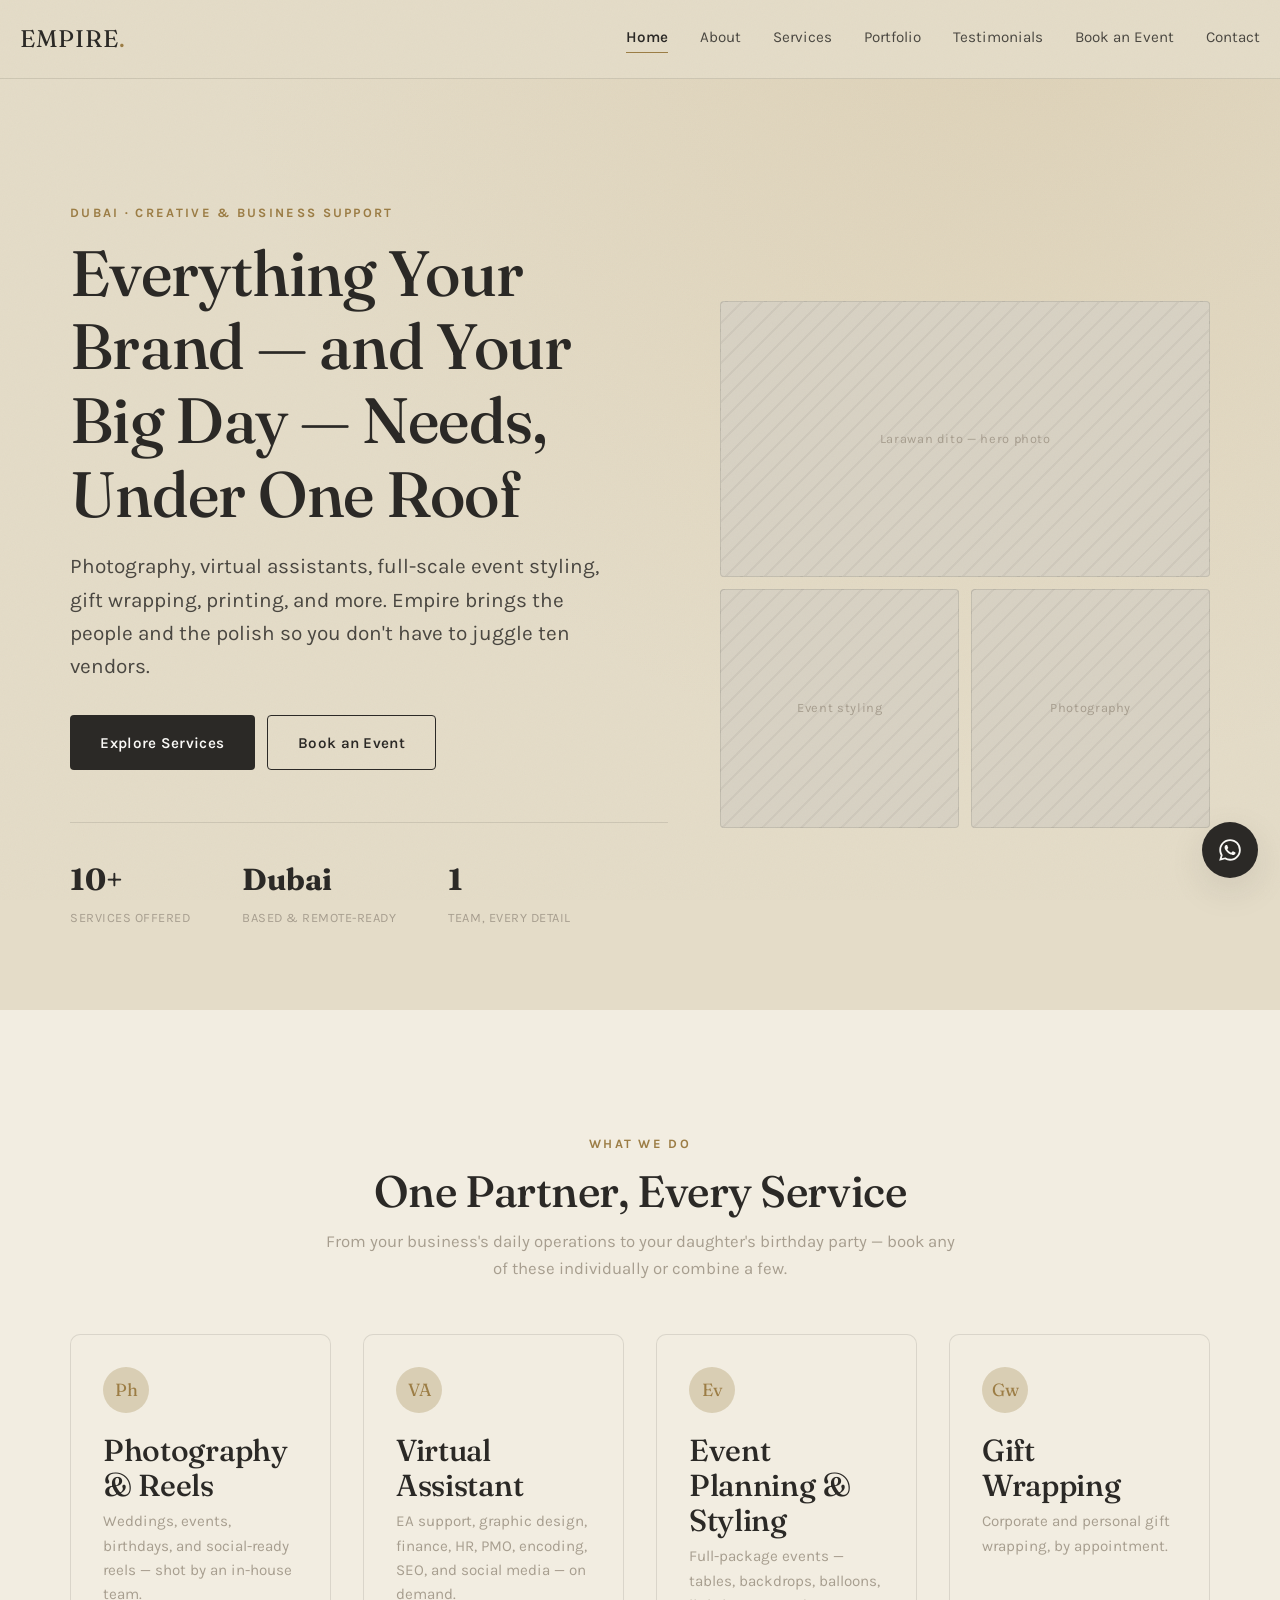
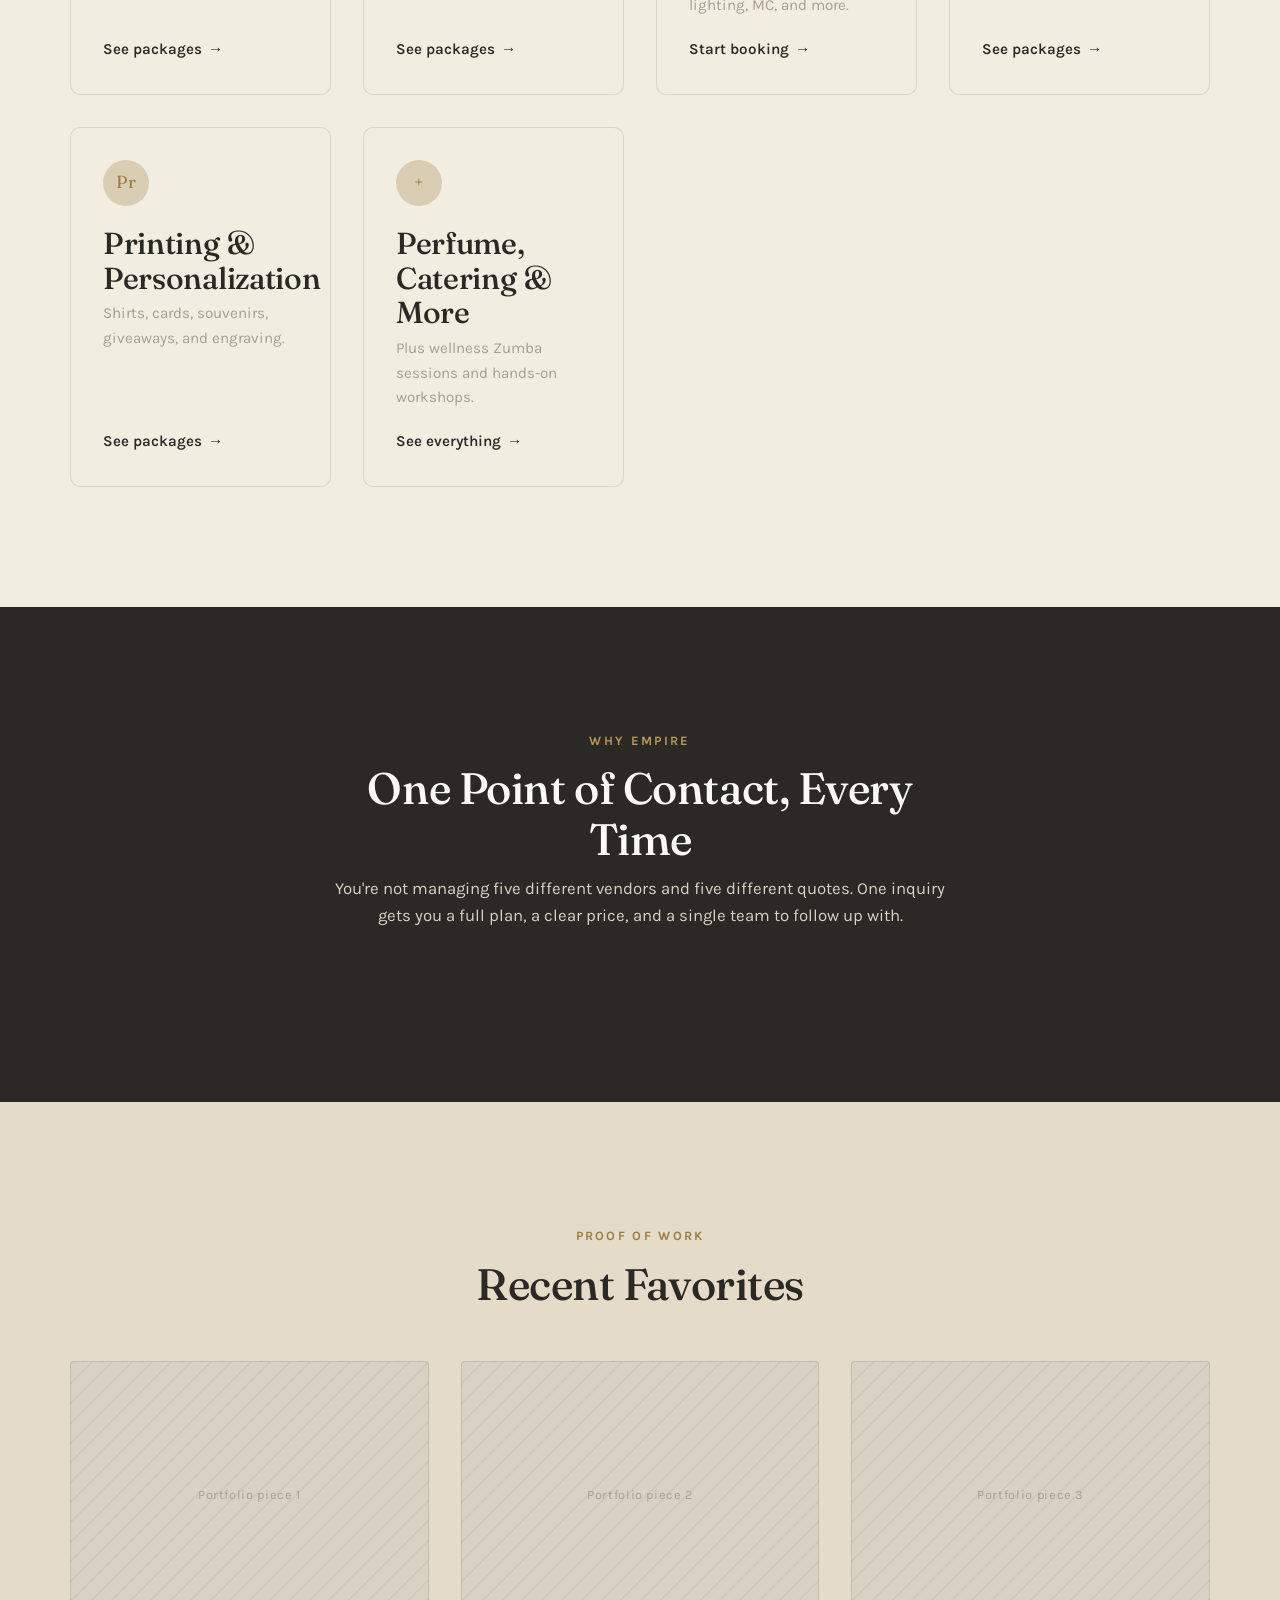
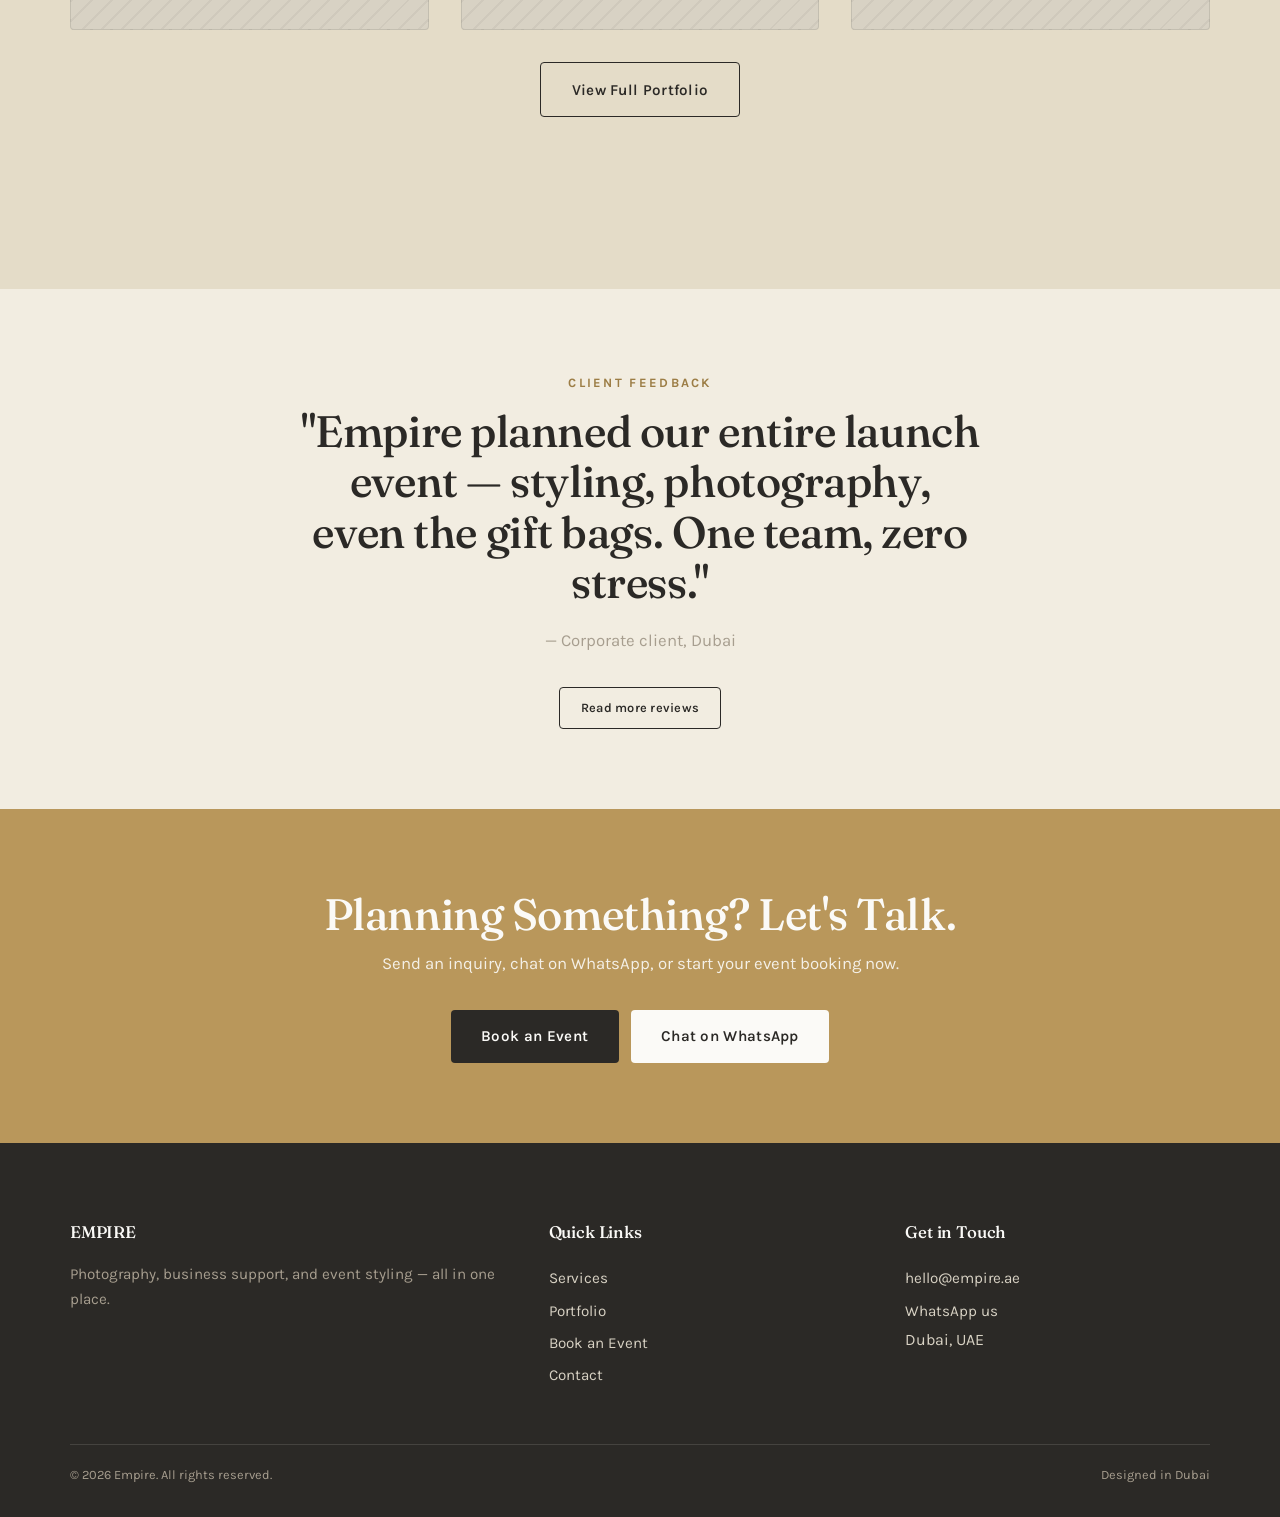
<file: empire-website/index.html>
<!DOCTYPE html>
<html lang="en">
<head>
<meta charset="UTF-8">
<meta name="viewport" content="width=device-width, initial-scale=1.0">
<title>Empire — Creative & Business Support, Dubai</title>
<meta name="description" content="Photography, virtual assistants, event styling, gift wrapping, printing, and more — Empire is Dubai's all-in-one creative and business partner.">
<link rel="preconnect" href="https://fonts.googleapis.com">
<link rel="preconnect" href="https://fonts.gstatic.com" crossorigin>
<link href="https://fonts.googleapis.com/css2?family=Fraunces:opsz,wght@9..144,400;9..144,500;9..144,600&family=Karla:wght@400;500;600;700&display=swap" rel="stylesheet">
<link rel="stylesheet" href="css/master.css">
</head>
<body>

<!-- ==================== HEADER / NAV ==================== -->
<header class="site-header">
  <a href="index.html" class="logo">EMPIRE<span>.</span></a>
  <nav class="nav-links">
    <a href="index.html" class="active">Home</a>
    <a href="about.html">About</a>
    <a href="services.html">Services</a>
    <a href="portfolio.html">Portfolio</a>
    <a href="testimonials.html">Testimonials</a>
    <a href="book-event.html">Book an Event</a>
    <a href="contact.html">Contact</a>
  </nav>
  <button class="nav-toggle" aria-label="Menu"><span></span><span></span><span></span></button>
</header>

<!-- ==================== HERO ==================== -->
<section class="hero">
  <div class="container hero-inner">
    <div class="hero-copy">
      <span class="eyebrow">Dubai · Creative &amp; Business Support</span>
      <h1>Everything Your Brand — and Your Big Day — Needs, Under One Roof</h1>
      <p>Photography, virtual assistants, full-scale event styling, gift wrapping, printing, and more. Empire brings the people and the polish so you don't have to juggle ten vendors.</p>
      <div class="hero-actions">
        <a href="services.html" class="btn btn-primary">Explore Services</a>
        <a href="book-event.html" class="btn btn-outline">Book an Event</a>
      </div>
      <div class="hero-stats">
        <div><strong>10+</strong><span>Services Offered</span></div>
        <div><strong>Dubai</strong><span>Based &amp; Remote-Ready</span></div>
        <div><strong>1</strong><span>Team, Every Detail</span></div>
      </div>
    </div>
    <div class="hero-visual">
      <div class="img-placeholder">Larawan dito — hero photo</div>
      <div class="img-placeholder">Event styling</div>
      <div class="img-placeholder">Photography</div>
    </div>
  </div>
</section>

<!-- ==================== SERVICES PREVIEW ==================== -->
<section class="section bg-cream">
  <div class="container">
    <div class="section-intro reveal">
      <span class="eyebrow">What We Do</span>
      <h2>One Partner, Every Service</h2>
      <p>From your business's daily operations to your daughter's birthday party — book any of these individually or combine a few.</p>
    </div>

    <div class="card-grid reveal">
      <div class="service-card">
        <div class="icon-badge">Ph</div>
        <h3>Photography &amp; Reels</h3>
        <p>Weddings, events, birthdays, and social-ready reels — shot by an in-house team.</p>
        <a href="services.html#photography" class="card-link">See packages</a>
      </div>
      <div class="service-card">
        <div class="icon-badge">VA</div>
        <h3>Virtual Assistant</h3>
        <p>EA support, graphic design, finance, HR, PMO, encoding, SEO, and social media — on demand.</p>
        <a href="services.html#virtual-assistant" class="card-link">See packages</a>
      </div>
      <div class="service-card">
        <div class="icon-badge">Ev</div>
        <h3>Event Planning &amp; Styling</h3>
        <p>Full-package events — tables, backdrops, balloons, lighting, MC, and more.</p>
        <a href="book-event.html" class="card-link">Start booking</a>
      </div>
      <div class="service-card">
        <div class="icon-badge">Gw</div>
        <h3>Gift Wrapping</h3>
        <p>Corporate and personal gift wrapping, by appointment.</p>
        <a href="services.html#gift-wrapping" class="card-link">See packages</a>
      </div>
      <div class="service-card">
        <div class="icon-badge">Pr</div>
        <h3>Printing &amp; Personalization</h3>
        <p>Shirts, cards, souvenirs, giveaways, and engraving.</p>
        <a href="services.html#printing" class="card-link">See packages</a>
      </div>
      <div class="service-card">
        <div class="icon-badge">+</div>
        <h3>Perfume, Catering &amp; More</h3>
        <p>Plus wellness Zumba sessions and hands-on workshops.</p>
        <a href="services.html#more" class="card-link">See everything</a>
      </div>
    </div>
  </div>
</section>

<!-- ==================== WHY EMPIRE ==================== -->
<section class="section bg-ink">
  <div class="container">
    <div class="section-intro reveal">
      <span class="eyebrow" style="color:var(--color-gold);">Why Empire</span>
      <h2 style="color:var(--color-white);">One Point of Contact, Every Time</h2>
      <p style="color:var(--color-stone-light);">You're not managing five different vendors and five different quotes. One inquiry gets you a full plan, a clear price, and a single team to follow up with.</p>
    </div>
  </div>
</section>

<!-- ==================== PORTFOLIO TEASER ==================== -->
<section class="section bg-sand">
  <div class="container">
    <div class="section-intro reveal">
      <span class="eyebrow">Proof of Work</span>
      <h2>Recent Favorites</h2>
    </div>
    <div class="card-grid reveal">
      <div class="img-placeholder" style="aspect-ratio:4/3;">Portfolio piece 1</div>
      <div class="img-placeholder" style="aspect-ratio:4/3;">Portfolio piece 2</div>
      <div class="img-placeholder" style="aspect-ratio:4/3;">Portfolio piece 3</div>
    </div>
    <div class="text-center mb-lg" style="margin-top:var(--space-md);">
      <a href="portfolio.html" class="btn btn-outline">View Full Portfolio</a>
    </div>
  </div>
</section>

<!-- ==================== TESTIMONIALS TEASER ==================== -->
<section class="section-sm bg-cream">
  <div class="container text-center reveal">
    <span class="eyebrow">Client Feedback</span>
    <h2 style="max-width:680px;margin-inline:auto;">"Empire planned our entire launch event — styling, photography, even the gift bags. One team, zero stress."</h2>
    <p style="margin-top:var(--space-sm);color:var(--color-stone);">— Corporate client, Dubai</p>
    <a href="testimonials.html" class="btn btn-sm btn-outline" style="margin-top:var(--space-md);">Read more reviews</a>
  </div>
</section>

<!-- ==================== CTA BAND ==================== -->
<section class="section-sm" style="background:var(--color-gold);">
  <div class="container text-center">
    <h2 style="color:var(--color-white);">Planning Something? Let's Talk.</h2>
    <p style="color:var(--color-white);opacity:0.9;margin:var(--space-xs) 0 var(--space-md);">Send an inquiry, chat on WhatsApp, or start your event booking now.</p>
    <div class="hero-actions" style="justify-content:center;">
      <a href="book-event.html" class="btn" style="background:var(--color-ink);color:var(--color-white);">Book an Event</a>
      <a href="#" class="btn" style="background:var(--color-white);color:var(--color-ink);" data-whatsapp="Hi Empire! Gusto ko sanang magtanong.">Chat on WhatsApp</a>
    </div>
  </div>
</section>

<!-- ==================== FOOTER ==================== -->
<footer class="site-footer">
  <div class="container">
    <div class="footer-grid">
      <div>
        <h4>EMPIRE</h4>
        <p>Photography, business support, and event styling — all in one place.</p>
      </div>
      <div>
        <h4>Quick Links</h4>
        <div class="footer-links">
          <a href="services.html">Services</a>
          <a href="portfolio.html">Portfolio</a>
          <a href="book-event.html">Book an Event</a>
          <a href="contact.html">Contact</a>
        </div>
      </div>
      <div>
        <h4>Get in Touch</h4>
        <div class="footer-links">
          <a href="mailto:hello@empire.ae">hello@empire.ae</a>
          <a href="#" data-whatsapp="Hi Empire!">WhatsApp us</a>
          <span>Dubai, UAE</span>
        </div>
      </div>
    </div>
    <div class="footer-bottom">
      <span>© <span data-year></span> Empire. All rights reserved.</span>
      <span>Designed in Dubai</span>
    </div>
  </div>
</footer>

<a href="#" class="whatsapp-float" data-whatsapp="Hi Empire! Gusto ko sanang magtanong." aria-label="Chat on WhatsApp">
  <svg viewBox="0 0 24 24"><path d="M12.04 2C6.58 2 2.13 6.45 2.13 11.91c0 1.75.46 3.48 1.32 5L2 22l5.25-1.38a9.9 9.9 0 0 0 4.79 1.22h.01c5.46 0 9.91-4.45 9.91-9.91 0-2.65-1.03-5.14-2.9-7.01A9.82 9.82 0 0 0 12.04 2m0 1.67c2.2 0 4.26.86 5.82 2.42a8.19 8.19 0 0 1 2.41 5.82c0 4.54-3.7 8.23-8.24 8.23a8.2 8.2 0 0 1-4.19-1.15l-.3-.18-3.12.82.83-3.04-.2-.32a8.15 8.15 0 0 1-1.26-4.37c0-4.54 3.7-8.23 8.25-8.23M8.53 7.33c-.16 0-.43.06-.66.31c-.22.25-.87.85-.87 2.07c0 1.22.89 2.4 1.01 2.56c.13.17 1.75 2.67 4.25 3.73c2.08.88 2.5.71 2.96.66c.45-.04 1.46-.6 1.67-1.18c.2-.57.2-1.06.14-1.16c-.06-.1-.23-.16-.48-.28c-.25-.13-1.47-.72-1.7-.81c-.23-.08-.4-.12-.56.13c-.17.25-.64.81-.78.97c-.15.17-.29.19-.54.06c-.25-.13-1.05-.38-1.99-1.22c-.74-.66-1.24-1.47-1.38-1.72c-.15-.25-.02-.38.11-.51c.11-.11.25-.29.37-.44c.12-.14.16-.25.24-.41c.08-.17.04-.31-.02-.44c-.06-.13-.56-1.36-.78-1.86c-.2-.5-.4-.42-.56-.43c-.14-.01-.3-.01-.47-.01Z"/></svg>
</a>

<script src="js/main.js"></script>
</body>
</html>
</file>
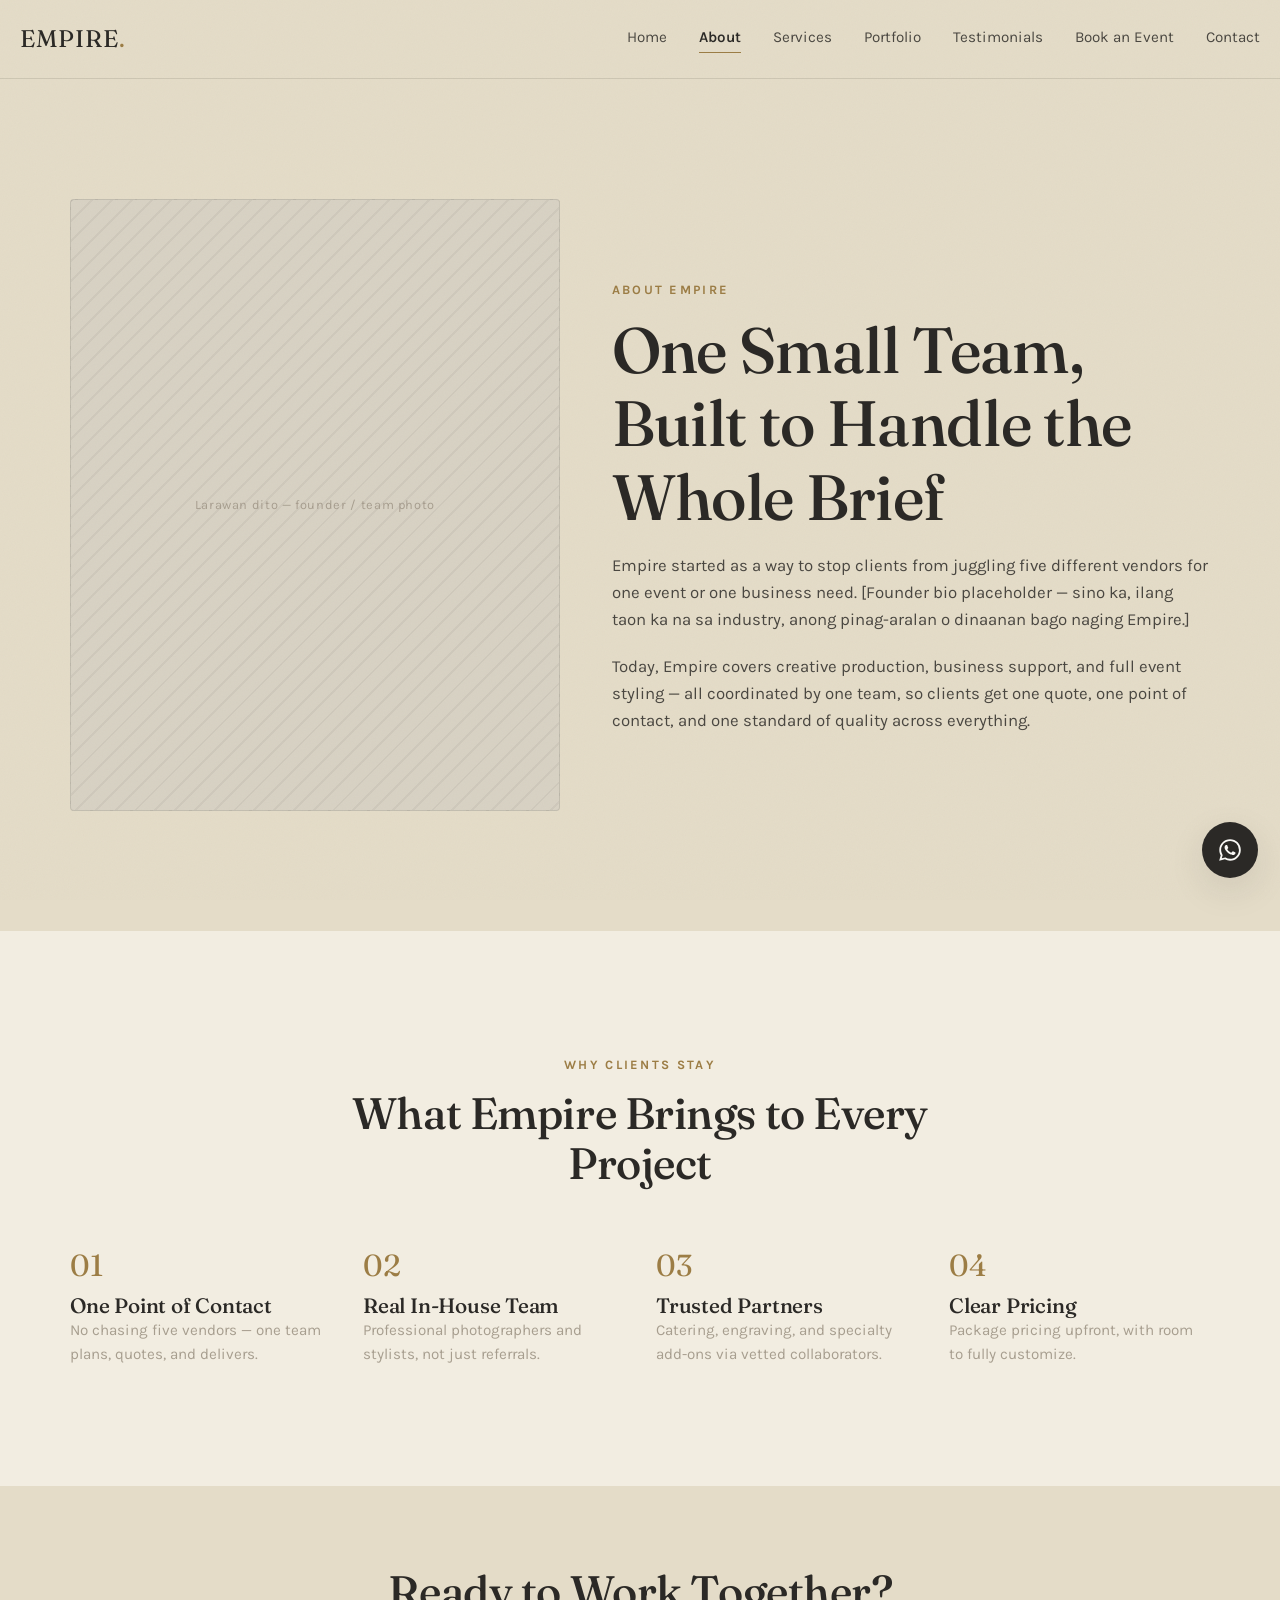
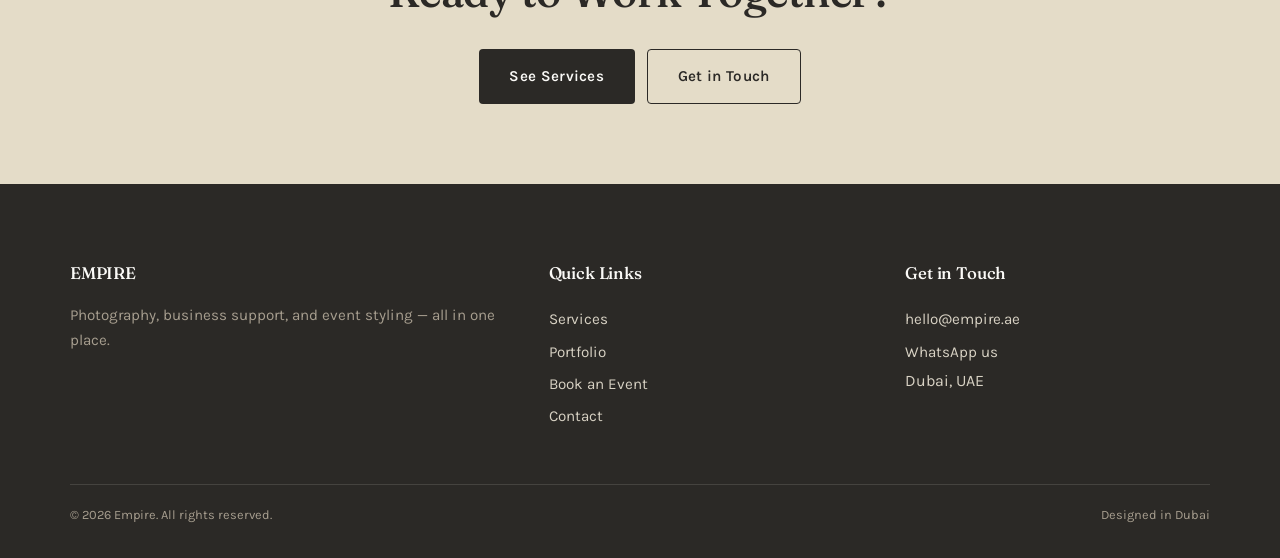
<file: empire-website/about.html>
<!DOCTYPE html>
<html lang="en">
<head>
<meta charset="UTF-8">
<meta name="viewport" content="width=device-width, initial-scale=1.0">
<title>About — Empire</title>
<meta name="description" content="Get to know Empire — Dubai's all-in-one creative and business support partner.">
<link rel="preconnect" href="https://fonts.googleapis.com">
<link rel="preconnect" href="https://fonts.gstatic.com" crossorigin>
<link href="https://fonts.googleapis.com/css2?family=Fraunces:opsz,wght@9..144,400;9..144,500;9..144,600&family=Karla:wght@400;500;600;700&display=swap" rel="stylesheet">
<link rel="stylesheet" href="css/master.css">
</head>
<body>

<header class="site-header">
  <a href="index.html" class="logo">EMPIRE<span>.</span></a>
  <nav class="nav-links">
    <a href="index.html">Home</a>
    <a href="about.html" class="active">About</a>
    <a href="services.html">Services</a>
    <a href="portfolio.html">Portfolio</a>
    <a href="testimonials.html">Testimonials</a>
    <a href="book-event.html">Book an Event</a>
    <a href="contact.html">Contact</a>
  </nav>
  <button class="nav-toggle" aria-label="Menu"><span></span><span></span><span></span></button>
</header>

<section class="section bg-sand">
  <div class="container about-hero">
    <div class="img-placeholder">Larawan dito — founder / team photo</div>
    <div>
      <span class="eyebrow">About Empire</span>
      <h1>One Small Team, Built to Handle the Whole Brief</h1>
      <p style="margin:var(--space-sm) 0;color:var(--color-ink-soft);">Empire started as a way to stop clients from juggling five different vendors for one event or one business need. [Founder bio placeholder — sino ka, ilang taon ka na sa industry, anong pinag-aralan o dinaanan bago naging Empire.]</p>
      <p style="color:var(--color-ink-soft);">Today, Empire covers creative production, business support, and full event styling — all coordinated by one team, so clients get one quote, one point of contact, and one standard of quality across everything.</p>
    </div>
  </div>
</section>

<section class="section bg-cream">
  <div class="container">
    <div class="section-intro reveal"><span class="eyebrow">Why Clients Stay</span><h2>What Empire Brings to Every Project</h2></div>
    <div class="value-grid reveal">
      <div class="value-item"><span class="num">01</span><h4>One Point of Contact</h4><p style="color:var(--color-stone);font-size:var(--text-sm);">No chasing five vendors — one team plans, quotes, and delivers.</p></div>
      <div class="value-item"><span class="num">02</span><h4>Real In-House Team</h4><p style="color:var(--color-stone);font-size:var(--text-sm);">Professional photographers and stylists, not just referrals.</p></div>
      <div class="value-item"><span class="num">03</span><h4>Trusted Partners</h4><p style="color:var(--color-stone);font-size:var(--text-sm);">Catering, engraving, and specialty add-ons via vetted collaborators.</p></div>
      <div class="value-item"><span class="num">04</span><h4>Clear Pricing</h4><p style="color:var(--color-stone);font-size:var(--text-sm);">Package pricing upfront, with room to fully customize.</p></div>
    </div>
  </div>
</section>

<section class="section-sm bg-sand">
  <div class="container text-center">
    <h2 class="mb-md">Ready to Work Together?</h2>
    <div class="hero-actions" style="justify-content:center;">
      <a href="services.html" class="btn btn-primary">See Services</a>
      <a href="contact.html" class="btn btn-outline">Get in Touch</a>
    </div>
  </div>
</section>

<footer class="site-footer">
  <div class="container">
    <div class="footer-grid">
      <div><h4>EMPIRE</h4><p>Photography, business support, and event styling — all in one place.</p></div>
      <div><h4>Quick Links</h4><div class="footer-links"><a href="services.html">Services</a><a href="portfolio.html">Portfolio</a><a href="book-event.html">Book an Event</a><a href="contact.html">Contact</a></div></div>
      <div><h4>Get in Touch</h4><div class="footer-links"><a href="mailto:hello@empire.ae">hello@empire.ae</a><a href="#" data-whatsapp="Hi Empire!">WhatsApp us</a><span>Dubai, UAE</span></div></div>
    </div>
    <div class="footer-bottom"><span>© <span data-year></span> Empire. All rights reserved.</span><span>Designed in Dubai</span></div>
  </div>
</footer>

<a href="#" class="whatsapp-float" data-whatsapp="Hi Empire!" aria-label="Chat on WhatsApp">
  <svg viewBox="0 0 24 24"><path d="M12.04 2C6.58 2 2.13 6.45 2.13 11.91c0 1.75.46 3.48 1.32 5L2 22l5.25-1.38a9.9 9.9 0 0 0 4.79 1.22h.01c5.46 0 9.91-4.45 9.91-9.91 0-2.65-1.03-5.14-2.9-7.01A9.82 9.82 0 0 0 12.04 2m0 1.67c2.2 0 4.26.86 5.82 2.42a8.19 8.19 0 0 1 2.41 5.82c0 4.54-3.7 8.23-8.24 8.23a8.2 8.2 0 0 1-4.19-1.15l-.3-.18-3.12.82.83-3.04-.2-.32a8.15 8.15 0 0 1-1.26-4.37c0-4.54 3.7-8.23 8.25-8.23M8.53 7.33c-.16 0-.43.06-.66.31c-.22.25-.87.85-.87 2.07c0 1.22.89 2.4 1.01 2.56c.13.17 1.75 2.67 4.25 3.73c2.08.88 2.5.71 2.96.66c.45-.04 1.46-.6 1.67-1.18c.2-.57.2-1.06.14-1.16c-.06-.1-.23-.16-.48-.28c-.25-.13-1.47-.72-1.7-.81c-.23-.08-.4-.12-.56.13c-.17.25-.64.81-.78.97c-.15.17-.29.19-.54.06c-.25-.13-1.05-.38-1.99-1.22c-.74-.66-1.24-1.47-1.38-1.72c-.15-.25-.02-.38.11-.51c.11-.11.25-.29.37-.44c.12-.14.16-.25.24-.41c.08-.17.04-.31-.02-.44c-.06-.13-.56-1.36-.78-1.86c-.2-.5-.4-.42-.56-.43c-.14-.01-.3-.01-.47-.01Z"/></svg>
</a>

<script src="js/main.js"></script>
</body>
</html>
</file>
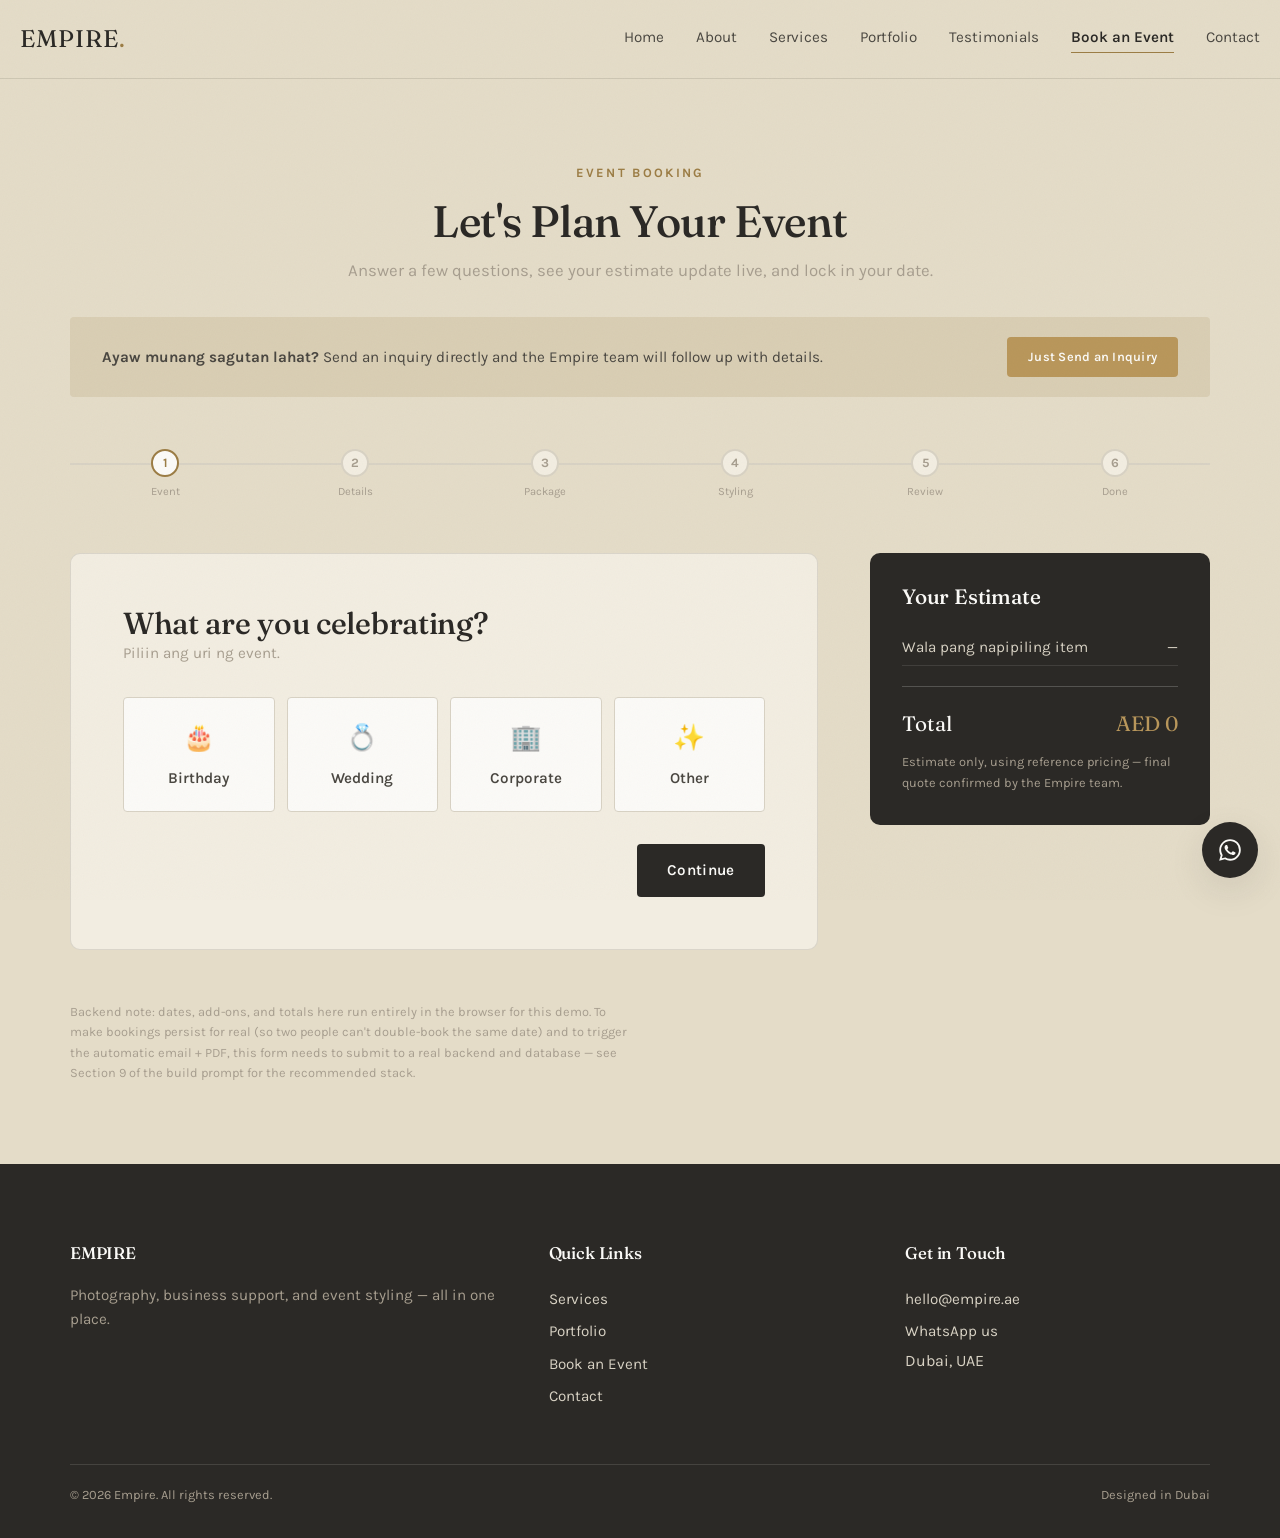
<file: empire-website/book-event.html>
<!DOCTYPE html>
<html lang="en">
<head>
<meta charset="UTF-8">
<meta name="viewport" content="width=device-width, initial-scale=1.0">
<title>Book an Event — Empire</title>
<meta name="description" content="Build your event step by step — choose a package or customize every add-on, see your total live, and book your date.">
<link rel="preconnect" href="https://fonts.googleapis.com">
<link rel="preconnect" href="https://fonts.gstatic.com" crossorigin>
<link href="https://fonts.googleapis.com/css2?family=Fraunces:opsz,wght@9..144,400;9..144,500;9..144,600&family=Karla:wght@400;500;600;700&display=swap" rel="stylesheet">
<link rel="stylesheet" href="css/master.css">
</head>
<body>

<header class="site-header">
  <a href="index.html" class="logo">EMPIRE<span>.</span></a>
  <nav class="nav-links">
    <a href="index.html">Home</a>
    <a href="about.html">About</a>
    <a href="services.html">Services</a>
    <a href="portfolio.html">Portfolio</a>
    <a href="testimonials.html">Testimonials</a>
    <a href="book-event.html" class="active">Book an Event</a>
    <a href="contact.html">Contact</a>
  </nav>
  <button class="nav-toggle" aria-label="Menu"><span></span><span></span><span></span></button>
</header>

<section class="section-sm bg-sand">
  <div class="container">
    <div class="section-intro" style="margin-bottom:var(--space-md);">
      <span class="eyebrow">Event Booking</span>
      <h1 style="font-size:var(--text-2xl);">Let's Plan Your Event</h1>
      <p>Answer a few questions, see your estimate update live, and lock in your date.</p>
    </div>

    <div class="quick-inquiry-banner">
      <p><strong>Ayaw munang sagutan lahat?</strong> Send an inquiry directly and the Empire team will follow up with details.</p>
      <button class="btn btn-sm btn-gold" data-quick-inquiry type="button">Just Send an Inquiry</button>
    </div>

    <div id="bookingWizard">
      <div class="wizard-progress">
        <div class="step-dot active"><div class="dot">1</div><span class="label">Event</span></div>
        <div class="step-dot"><div class="dot">2</div><span class="label">Details</span></div>
        <div class="step-dot"><div class="dot">3</div><span class="label">Package</span></div>
        <div class="step-dot"><div class="dot">4</div><span class="label">Styling</span></div>
        <div class="step-dot"><div class="dot">5</div><span class="label">Review</span></div>
        <div class="step-dot"><div class="dot">6</div><span class="label">Done</span></div>
      </div>

      <div class="booking-layout">
        <div>
          <!-- STEP 1 — EVENT TYPE -->
          <div class="wizard-step active" id="step-1">
            <div class="wizard-card">
              <h3>What are you celebrating?</h3>
              <p class="mb-md" style="color:var(--color-stone);font-size:var(--text-sm);">Piliin ang uri ng event.</p>
              <div class="choice-grid">
                <label class="choice-card"><input type="radio" name="eventType" value="Birthday"><span class="emoji">🎂</span><span class="name">Birthday</span></label>
                <label class="choice-card"><input type="radio" name="eventType" value="Wedding"><span class="emoji">💍</span><span class="name">Wedding</span></label>
                <label class="choice-card"><input type="radio" name="eventType" value="Corporate"><span class="emoji">🏢</span><span class="name">Corporate</span></label>
                <label class="choice-card"><input type="radio" name="eventType" value="Other"><span class="emoji">✨</span><span class="name">Other</span></label>
              </div>
              <div class="wizard-nav"><span></span><button class="btn btn-primary" data-next type="button">Continue</button></div>
            </div>
          </div>

          <!-- STEP 2 — DETAILS + CALENDAR -->
          <div class="wizard-step" id="step-2">
            <div class="wizard-card">
              <h3>The Basics</h3>
              <div class="field-row">
                <div class="field">
                  <label for="guestCount">Number of Guests</label>
                  <input type="number" id="guestCount" min="1" placeholder="e.g. 40">
                </div>
                <div class="field">
                  <label>Do You Have Your Own Venue?</label>
                  <div style="display:flex;gap:var(--space-sm);margin-top:10px;">
                    <label style="display:flex;align-items:center;gap:6px;font-size:var(--text-sm);"><input type="radio" name="ownVenue" value="yes"> Yes</label>
                    <label style="display:flex;align-items:center;gap:6px;font-size:var(--text-sm);"><input type="radio" name="ownVenue" value="no"> No, suggest one</label>
                  </div>
                </div>
              </div>

              <div class="field">
                <label for="eventDate">Preferred Date</label>
                <input type="date" id="eventDate" readonly placeholder="Pumili sa calendar sa ibaba">
              </div>

              <div class="mini-calendar mb-sm">
                <div class="cal-header">
                  <button type="button" id="calPrev">‹</button>
                  <span id="calLabel"></span>
                  <button type="button" id="calNext">›</button>
                </div>
                <div class="cal-grid" id="calGrid"></div>
                <div class="cal-legend">
                  <span><i class="swatch" style="background:var(--color-stone-light);"></i>Booked</span>
                  <span><i class="swatch" style="background:var(--color-gold-deep);"></i>Selected</span>
                  <span><i class="swatch" style="background:var(--color-white);border:1px solid var(--color-stone-light);"></i>Available</span>
                </div>
              </div>
              <p style="font-size:var(--text-xs);color:var(--color-stone);">Sample availability shown for this demo — connects to a live, shared calendar once the backend is wired up (see the note at the bottom of this page).</p>

              <div class="wizard-nav"><button class="btn btn-outline" data-back type="button">Back</button><button class="btn btn-primary" data-next type="button">Continue</button></div>
            </div>
          </div>

          <!-- STEP 3 — PATH + PACKAGE / CUSTOM ADD-ONS -->
          <div class="wizard-step" id="step-3">
            <div class="wizard-card">
              <h3>Choose Your Path</h3>
              <p class="mb-md" style="color:var(--color-stone);font-size:var(--text-sm);">Pumili ng ready-made package, o gumawa ng sarili mong combination.</p>
              <div class="path-grid mb-md">
                <label class="path-card"><input type="radio" name="path" value="package"><h4>Quick Package</h4><p style="font-size:var(--text-sm);color:var(--color-stone);">Ready-made bundles</p></label>
                <label class="path-card"><input type="radio" name="path" value="custom"><h4>Build Your Own</h4><p style="font-size:var(--text-sm);color:var(--color-stone);">Add-ons one by one</p></label>
              </div>

              <div id="packagePanel" style="display:none;">
                <div class="package-grid">
                  <label class="package-card">
                    <input type="radio" name="package" value="A">
                    <div class="tier-name">Package A</div>
                    <div class="tier-price">AED 1,800</div>
                    <ul><li>Tables &amp; chairs</li><li>Balloon decor</li><li>Basic backdrop</li><li>Souvenirs (30 pcs)</li></ul>
                  </label>
                  <label class="package-card">
                    <input type="radio" name="package" value="B">
                    <div class="tier-name">Package B</div>
                    <div class="tier-price">AED 3,200</div>
                    <ul><li>Everything in A</li><li>3D backdrop + lighting</li><li>MC / host</li><li>Cake</li><li>Souvenirs (50 pcs, wrapped)</li></ul>
                  </label>
                  <label class="package-card">
                    <input type="radio" name="package" value="C">
                    <div class="tier-name">Package C</div>
                    <div class="tier-price">AED 5,400</div>
                    <ul><li>Everything in B</li><li>Trampoline</li><li>Themed styling</li><li>Cards &amp; tags</li><li>Priority delivery</li></ul>
                  </label>
                </div>
              </div>

              <div id="customAddonsPanel" style="display:none;">
                <div class="addon-row"><div class="addon-info"><h4>Tables &amp; Chairs</h4><span class="price">AED 500</span></div><div class="addon-toggle"><input type="checkbox" id="addon-tablesChairs"></div></div>
                <div class="addon-row"><div class="addon-info"><h4>Backdrop</h4><span class="price">From AED 500</span></div><div class="addon-toggle"><input type="checkbox" id="addon-backdrop"></div></div>
                <div class="addon-row" style="padding-left:24px;"><div class="addon-info"><h4 style="font-size:var(--text-sm);">+ 3D Detail</h4><span class="price">+AED 180</span></div><div class="addon-toggle"><input type="checkbox" id="addon-backdrop3D"></div></div>
                <div class="addon-row" style="padding-left:24px;"><div class="addon-info"><h4 style="font-size:var(--text-sm);">+ Lighting</h4><span class="price">+AED 120</span></div><div class="addon-toggle"><input type="checkbox" id="addon-backdropLighting"></div></div>
                <div class="addon-row"><div class="addon-info"><h4>Balloon Decor</h4><span class="price">From AED 300</span></div><div class="addon-toggle"><input type="checkbox" id="addon-balloon"></div></div>
                <div class="addon-row">
                  <div class="addon-info"><h4>Souvenirs</h4><span class="price">AED 12 / piece</span></div>
                  <div class="qty-control"><button type="button" data-qty-minus="souvenirQty">−</button><input type="number" id="addon-souvenirQty" value="0" min="0"><button type="button" data-qty-plus="souvenirQty">+</button></div>
                </div>
                <div class="addon-row" style="padding-left:24px;"><div class="addon-info"><h4 style="font-size:var(--text-sm);">Premium Wrap</h4><span class="price">+AED 3 / piece</span></div><div class="addon-toggle"><input type="checkbox" id="addon-souvenirWrap"></div></div>
                <div class="addon-row"><div class="addon-info"><h4>Trampoline</h4><span class="price">Quote-based, ~AED 450</span></div><div class="addon-toggle"><input type="checkbox" id="addon-trampoline"></div></div>
                <div class="addon-row"><div class="addon-info"><h4>Slide</h4><span class="price">Quote-based, ~AED 350</span></div><div class="addon-toggle"><input type="checkbox" id="addon-slide"></div></div>
                <div class="addon-row"><div class="addon-info"><h4>MC / Host</h4><span class="price">Quote-based, ~AED 600</span></div><div class="addon-toggle"><input type="checkbox" id="addon-mc"></div></div>
                <div class="addon-row"><div class="addon-info"><h4>Lighting</h4><span class="price">Quote-based, ~AED 400</span></div><div class="addon-toggle"><input type="checkbox" id="addon-lighting"></div></div>
                <div class="addon-row"><div class="addon-info"><h4>Cake</h4><span class="price">From AED 280</span></div><div class="addon-toggle"><input type="checkbox" id="addon-cake"></div></div>
                <div class="addon-row">
                  <div class="addon-info"><h4>Cards &amp; Tags</h4><span class="price">AED 4 / piece</span></div>
                  <div class="qty-control"><button type="button" data-qty-minus="cardsTagsQty">−</button><input type="number" id="addon-cardsTagsQty" value="0" min="0"><button type="button" data-qty-plus="cardsTagsQty">+</button></div>
                </div>
              </div>

              <div class="wizard-nav"><button class="btn btn-outline" data-back type="button">Back</button><button class="btn btn-primary" data-next type="button">Continue</button></div>
            </div>
          </div>

          <!-- STEP 4 — STYLING + DELIVERY -->
          <div class="wizard-step" id="step-4">
            <div class="wizard-card">
              <h3>Styling &amp; Delivery</h3>
              <div class="field-row">
                <div class="field">
                  <label for="themeColor">Theme / Color</label>
                  <select id="themeColor">
                    <option>Floral</option>
                    <option>Colorful</option>
                    <option>Custom — describe below</option>
                  </select>
                </div>
                <div class="field">
                  <label for="themeNotes">Notes on Theme</label>
                  <input type="text" id="themeNotes" placeholder="e.g. dusty rose &amp; gold">
                </div>
              </div>
              <div class="field">
                <label>Delivery</label>
                <label style="display:flex;align-items:center;gap:8px;font-size:var(--text-sm);margin-top:8px;">
                  <input type="checkbox" id="deliverySeparate"> Itemize delivery separately (AED 150) instead of bundling it into the total
                </label>
              </div>
              <div class="field">
                <label for="venueAddress">Venue Address</label>
                <textarea id="venueAddress" rows="3" placeholder="Full address for setup..."></textarea>
              </div>
              <div class="wizard-nav"><button class="btn btn-outline" data-back type="button">Back</button><button class="btn btn-primary" data-next type="button">Continue</button></div>
            </div>
          </div>

          <!-- STEP 5 — REVIEW + TERMS -->
          <div class="wizard-step" id="step-5">
            <div class="wizard-card">
              <h3>Review &amp; Confirm</h3>
              <p class="mb-sm" style="color:var(--color-stone);font-size:var(--text-sm);">Check your estimate in the summary panel before confirming.</p>
              <div class="terms-box">
                <p><strong>Booking &amp; Payment:</strong> Advance booking is required. A 50% deposit confirms your date.</p>
                <p><strong>Cancellation:</strong> Bookings are not fully refundable. You may convert your deposit to credit for a different date or occasion. Cancel more than 3 days before your event to remain eligible for conversion — cancellations inside the 3-day window forfeit the deposit, since the date is already held for you.</p>
                <p><strong>Delivery:</strong> As selected in the previous step.</p>
              </div>
              <label class="terms-agree mb-md">
                <input type="checkbox" id="agreeTerms">
                <span>Nabasa at sumasang-ayon ako sa Booking &amp; Payment at Cancellation terms sa itaas.</span>
              </label>
              <div class="wizard-nav"><button class="btn btn-outline" data-back type="button">Back</button><button class="btn btn-primary" id="confirmBooking" type="button">Confirm Booking</button></div>
            </div>
          </div>

          <!-- STEP 6 — CONFIRMATION (populated by JS) -->
          <div class="wizard-step" id="step-6"></div>
          <template id="confirmationTemplate">
            <div class="wizard-card confirmation-box">
              <div class="checkmark">✓</div>
              <h3>Booking Request Received!</h3>
              <p style="color:var(--color-stone);max-width:44ch;margin:var(--space-sm) auto;">Salamat! Makakatanggap ka ng email confirmation kasama ang package details. Susundan ito ng WhatsApp o call sa loob ng 24 oras.</p>
              <a href="index.html" class="btn btn-outline" style="margin-top:var(--space-sm);">Back to Home</a>
            </div>
          </template>
        </div>

        <!-- SUMMARY SIDEBAR -->
        <aside class="summary-box">
          <h3>Your Estimate</h3>
          <div id="summaryLines"></div>
          <div class="summary-total"><span>Total</span><span id="summaryTotal">AED 0</span></div>
          <p class="summary-note">Estimate only, using reference pricing — final quote confirmed by the Empire team.</p>
        </aside>
      </div>
    </div>

    <p style="font-size:var(--text-xs);color:var(--color-stone);margin-top:var(--space-lg);max-width:70ch;">
      Backend note: dates, add-ons, and totals here run entirely in the browser for this demo. To make bookings persist for real (so two people can't double-book the same date) and to trigger the automatic email + PDF, this form needs to submit to a real backend and database — see Section 9 of the build prompt for the recommended stack.
    </p>
  </div>
</section>

<footer class="site-footer">
  <div class="container">
    <div class="footer-grid">
      <div><h4>EMPIRE</h4><p>Photography, business support, and event styling — all in one place.</p></div>
      <div><h4>Quick Links</h4><div class="footer-links"><a href="services.html">Services</a><a href="portfolio.html">Portfolio</a><a href="book-event.html">Book an Event</a><a href="contact.html">Contact</a></div></div>
      <div><h4>Get in Touch</h4><div class="footer-links"><a href="mailto:hello@empire.ae">hello@empire.ae</a><a href="#" data-whatsapp="Hi Empire!">WhatsApp us</a><span>Dubai, UAE</span></div></div>
    </div>
    <div class="footer-bottom"><span>© <span data-year></span> Empire. All rights reserved.</span><span>Designed in Dubai</span></div>
  </div>
</footer>

<a href="#" class="whatsapp-float" data-whatsapp="Hi Empire! May tanong ako sa event booking." aria-label="Chat on WhatsApp">
  <svg viewBox="0 0 24 24"><path d="M12.04 2C6.58 2 2.13 6.45 2.13 11.91c0 1.75.46 3.48 1.32 5L2 22l5.25-1.38a9.9 9.9 0 0 0 4.79 1.22h.01c5.46 0 9.91-4.45 9.91-9.91 0-2.65-1.03-5.14-2.9-7.01A9.82 9.82 0 0 0 12.04 2m0 1.67c2.2 0 4.26.86 5.82 2.42a8.19 8.19 0 0 1 2.41 5.82c0 4.54-3.7 8.23-8.24 8.23a8.2 8.2 0 0 1-4.19-1.15l-.3-.18-3.12.82.83-3.04-.2-.32a8.15 8.15 0 0 1-1.26-4.37c0-4.54 3.7-8.23 8.25-8.23M8.53 7.33c-.16 0-.43.06-.66.31c-.22.25-.87.85-.87 2.07c0 1.22.89 2.4 1.01 2.56c.13.17 1.75 2.67 4.25 3.73c2.08.88 2.5.71 2.96.66c.45-.04 1.46-.6 1.67-1.18c.2-.57.2-1.06.14-1.16c-.06-.1-.23-.16-.48-.28c-.25-.13-1.47-.72-1.7-.81c-.23-.08-.4-.12-.56.13c-.17.25-.64.81-.78.97c-.15.17-.29.19-.54.06c-.25-.13-1.05-.38-1.99-1.22c-.74-.66-1.24-1.47-1.38-1.72c-.15-.25-.02-.38.11-.51c.11-.11.25-.29.37-.44c.12-.14.16-.25.24-.41c.08-.17.04-.31-.02-.44c-.06-.13-.56-1.36-.78-1.86c-.2-.5-.4-.42-.56-.43c-.14-.01-.3-.01-.47-.01Z"/></svg>
</a>

<script src="js/main.js"></script>
<script src="js/booking.js"></script>
</body>
</html>
</file>
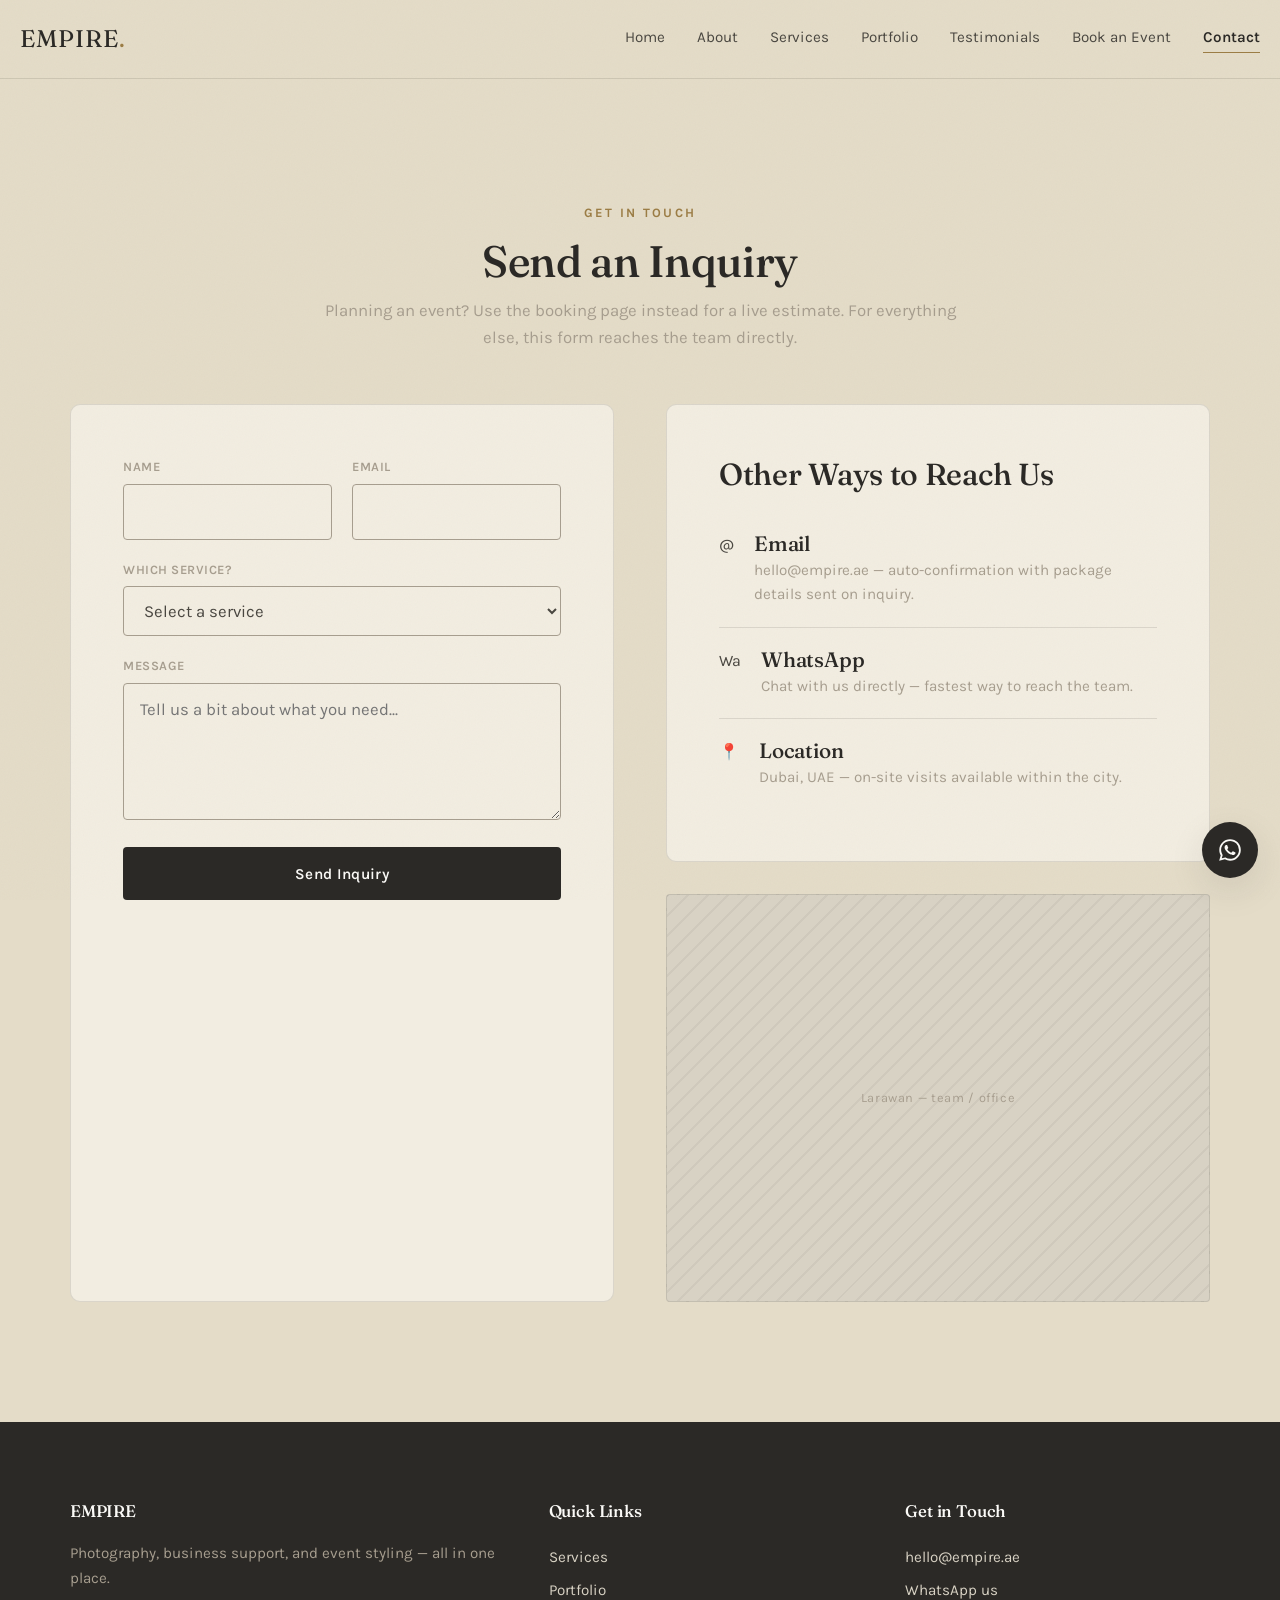
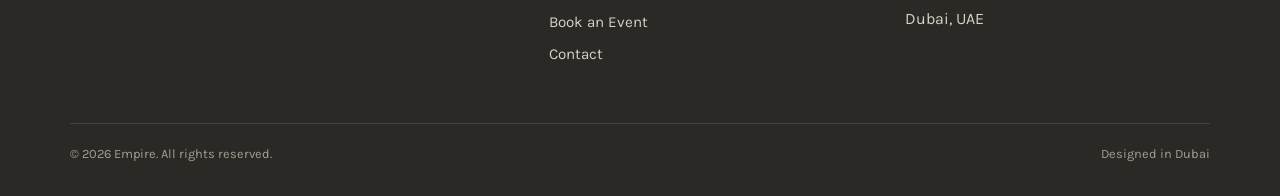
<file: empire-website/contact.html>
<!DOCTYPE html>
<html lang="en">
<head>
<meta charset="UTF-8">
<meta name="viewport" content="width=device-width, initial-scale=1.0">
<title>Contact — Empire</title>
<meta name="description" content="Get in touch with Empire — send an inquiry, chat on WhatsApp, or email directly.">
<link rel="preconnect" href="https://fonts.googleapis.com">
<link rel="preconnect" href="https://fonts.gstatic.com" crossorigin>
<link href="https://fonts.googleapis.com/css2?family=Fraunces:opsz,wght@9..144,400;9..144,500;9..144,600&family=Karla:wght@400;500;600;700&display=swap" rel="stylesheet">
<link rel="stylesheet" href="css/master.css">
</head>
<body>

<header class="site-header">
  <a href="index.html" class="logo">EMPIRE<span>.</span></a>
  <nav class="nav-links">
    <a href="index.html">Home</a>
    <a href="about.html">About</a>
    <a href="services.html">Services</a>
    <a href="portfolio.html">Portfolio</a>
    <a href="testimonials.html">Testimonials</a>
    <a href="book-event.html">Book an Event</a>
    <a href="contact.html" class="active">Contact</a>
  </nav>
  <button class="nav-toggle" aria-label="Menu"><span></span><span></span><span></span></button>
</header>

<section class="section bg-sand">
  <div class="container">
    <div class="section-intro" style="margin-bottom:var(--space-lg);">
      <span class="eyebrow">Get in Touch</span>
      <h1 style="font-size:var(--text-2xl);">Send an Inquiry</h1>
      <p>Planning an event? Use the booking page instead for a live estimate. For everything else, this form reaches the team directly.</p>
    </div>

    <div class="contact-layout">
      <div class="wizard-card">
        <div id="formStatus" class="form-status"></div>
        <form id="inquiryForm">
          <div class="field-row">
            <div class="field"><label for="cName">Name</label><input type="text" id="cName" required></div>
            <div class="field"><label for="cEmail">Email</label><input type="email" id="cEmail" required></div>
          </div>
          <div class="field">
            <label for="cService">Which Service?</label>
            <select id="cService" required>
              <option value="">Select a service</option>
              <option>Photography</option>
              <option>Virtual Assistant / Business Support</option>
              <option>Technical Support</option>
              <option>Event Planning</option>
              <option>Gift Wrapping</option>
              <option>Printing &amp; Personalization</option>
              <option>Perfume</option>
              <option>Catering</option>
              <option>Zumba / Wellness</option>
              <option>Workshops</option>
              <option>Website / Logo Design</option>
              <option>Other</option>
            </select>
          </div>
          <div class="field">
            <label for="cMessage">Message</label>
            <textarea id="cMessage" rows="4" placeholder="Tell us a bit about what you need..."></textarea>
          </div>
          <button type="submit" class="btn btn-primary btn-block">Send Inquiry</button>
        </form>
      </div>

      <div>
        <div class="wizard-card mb-md">
          <h3 class="mb-sm">Other Ways to Reach Us</h3>
          <div class="contact-option">
            <div class="icon-badge">@</div>
            <div><h4>Email</h4><p><a href="mailto:hello@empire.ae">hello@empire.ae</a> — auto-confirmation with package details sent on inquiry.</p></div>
          </div>
          <div class="contact-option">
            <div class="icon-badge">Wa</div>
            <div><h4>WhatsApp</h4><p><a href="#" data-whatsapp="Hi Empire! Gusto ko sanang magtanong.">Chat with us directly</a> — fastest way to reach the team.</p></div>
          </div>
          <div class="contact-option">
            <div class="icon-badge">📍</div>
            <div><h4>Location</h4><p>Dubai, UAE — on-site visits available within the city.</p></div>
          </div>
        </div>
        <div class="img-placeholder" style="aspect-ratio:4/3;">Larawan — team / office</div>
      </div>
    </div>
  </div>
</section>

<footer class="site-footer">
  <div class="container">
    <div class="footer-grid">
      <div><h4>EMPIRE</h4><p>Photography, business support, and event styling — all in one place.</p></div>
      <div><h4>Quick Links</h4><div class="footer-links"><a href="services.html">Services</a><a href="portfolio.html">Portfolio</a><a href="book-event.html">Book an Event</a><a href="contact.html">Contact</a></div></div>
      <div><h4>Get in Touch</h4><div class="footer-links"><a href="mailto:hello@empire.ae">hello@empire.ae</a><a href="#" data-whatsapp="Hi Empire!">WhatsApp us</a><span>Dubai, UAE</span></div></div>
    </div>
    <div class="footer-bottom"><span>© <span data-year></span> Empire. All rights reserved.</span><span>Designed in Dubai</span></div>
  </div>
</footer>

<a href="#" class="whatsapp-float" data-whatsapp="Hi Empire!" aria-label="Chat on WhatsApp">
  <svg viewBox="0 0 24 24"><path d="M12.04 2C6.58 2 2.13 6.45 2.13 11.91c0 1.75.46 3.48 1.32 5L2 22l5.25-1.38a9.9 9.9 0 0 0 4.79 1.22h.01c5.46 0 9.91-4.45 9.91-9.91 0-2.65-1.03-5.14-2.9-7.01A9.82 9.82 0 0 0 12.04 2m0 1.67c2.2 0 4.26.86 5.82 2.42a8.19 8.19 0 0 1 2.41 5.82c0 4.54-3.7 8.23-8.24 8.23a8.2 8.2 0 0 1-4.19-1.15l-.3-.18-3.12.82.83-3.04-.2-.32a8.15 8.15 0 0 1-1.26-4.37c0-4.54 3.7-8.23 8.25-8.23M8.53 7.33c-.16 0-.43.06-.66.31c-.22.25-.87.85-.87 2.07c0 1.22.89 2.4 1.01 2.56c.13.17 1.75 2.67 4.25 3.73c2.08.88 2.5.71 2.96.66c.45-.04 1.46-.6 1.67-1.18c.2-.57.2-1.06.14-1.16c-.06-.1-.23-.16-.48-.28c-.25-.13-1.47-.72-1.7-.81c-.23-.08-.4-.12-.56.13c-.17.25-.64.81-.78.97c-.15.17-.29.19-.54.06c-.25-.13-1.05-.38-1.99-1.22c-.74-.66-1.24-1.47-1.38-1.72c-.15-.25-.02-.38.11-.51c.11-.11.25-.29.37-.44c.12-.14.16-.25.24-.41c.08-.17.04-.31-.02-.44c-.06-.13-.56-1.36-.78-1.86c-.2-.5-.4-.42-.56-.43c-.14-.01-.3-.01-.47-.01Z"/></svg>
</a>

<script src="js/main.js"></script>
<script src="js/contact-form.js"></script>
</body>
</html>
</file>
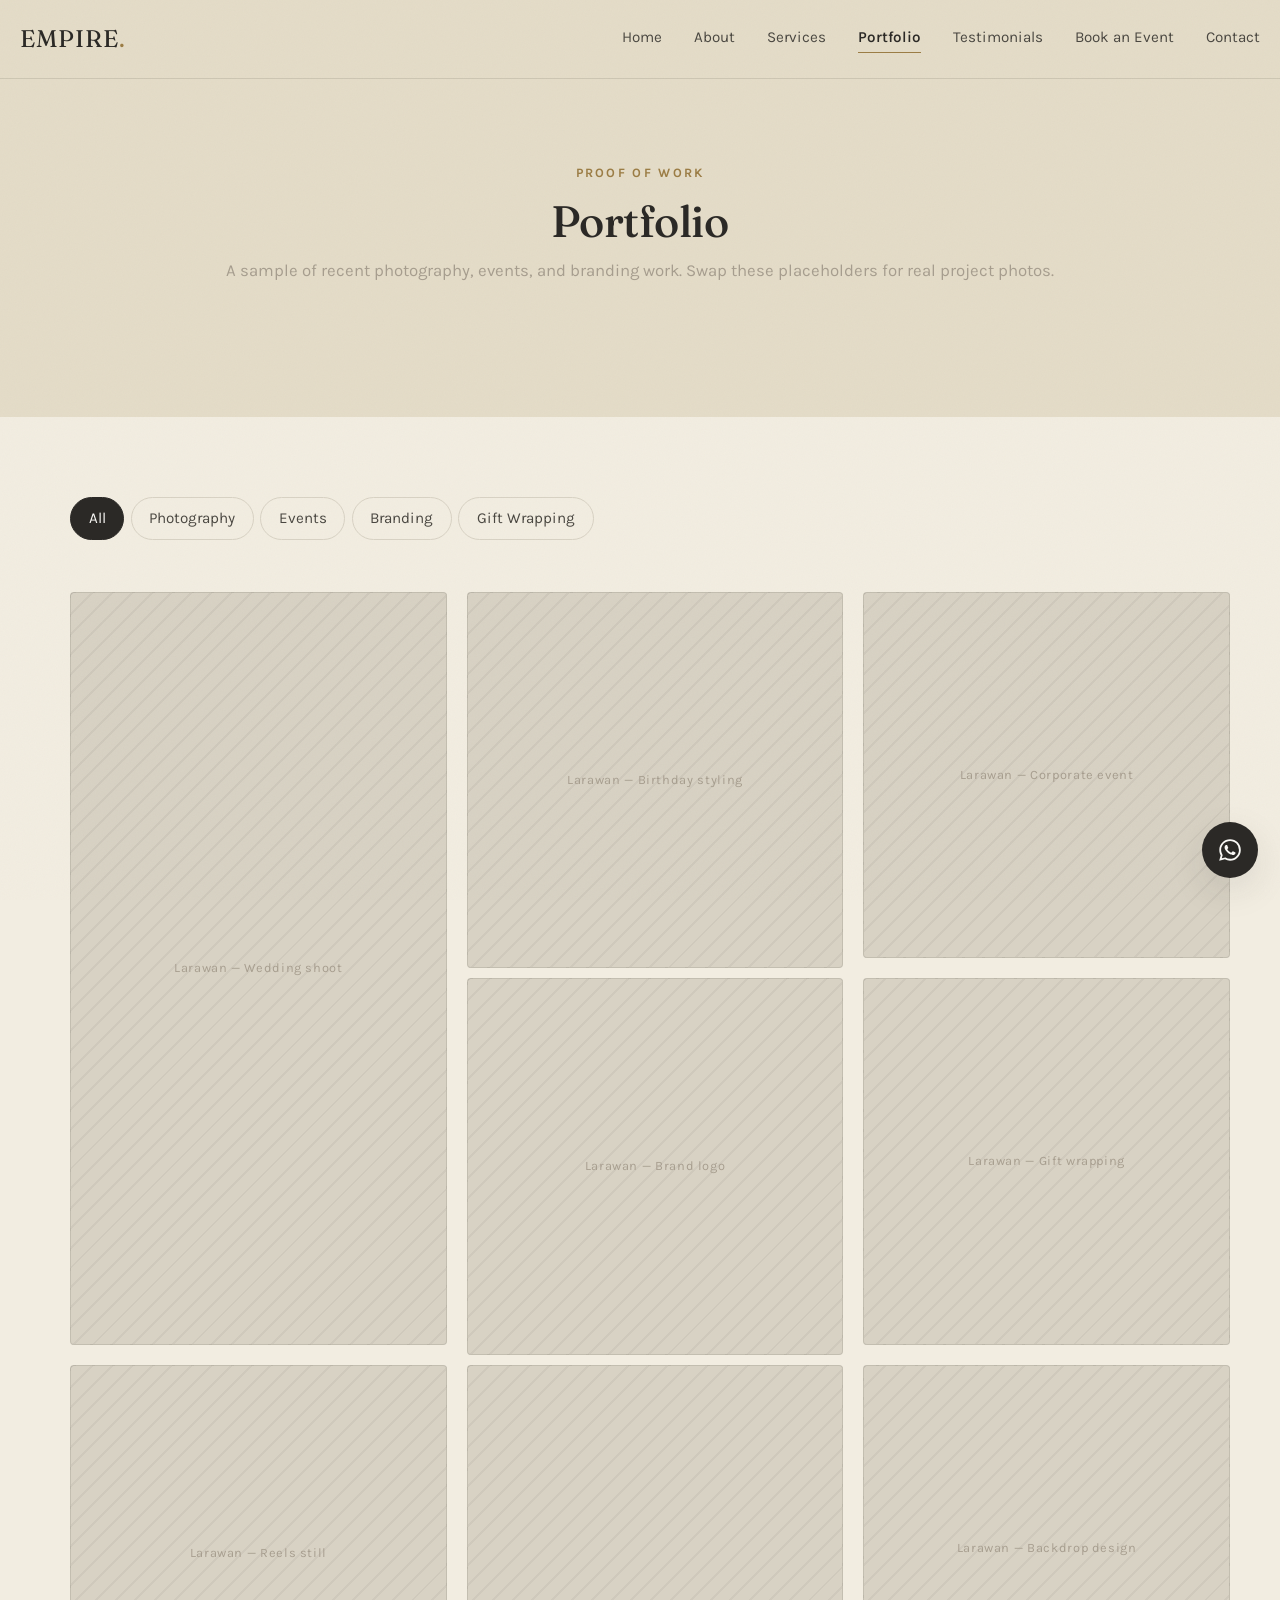
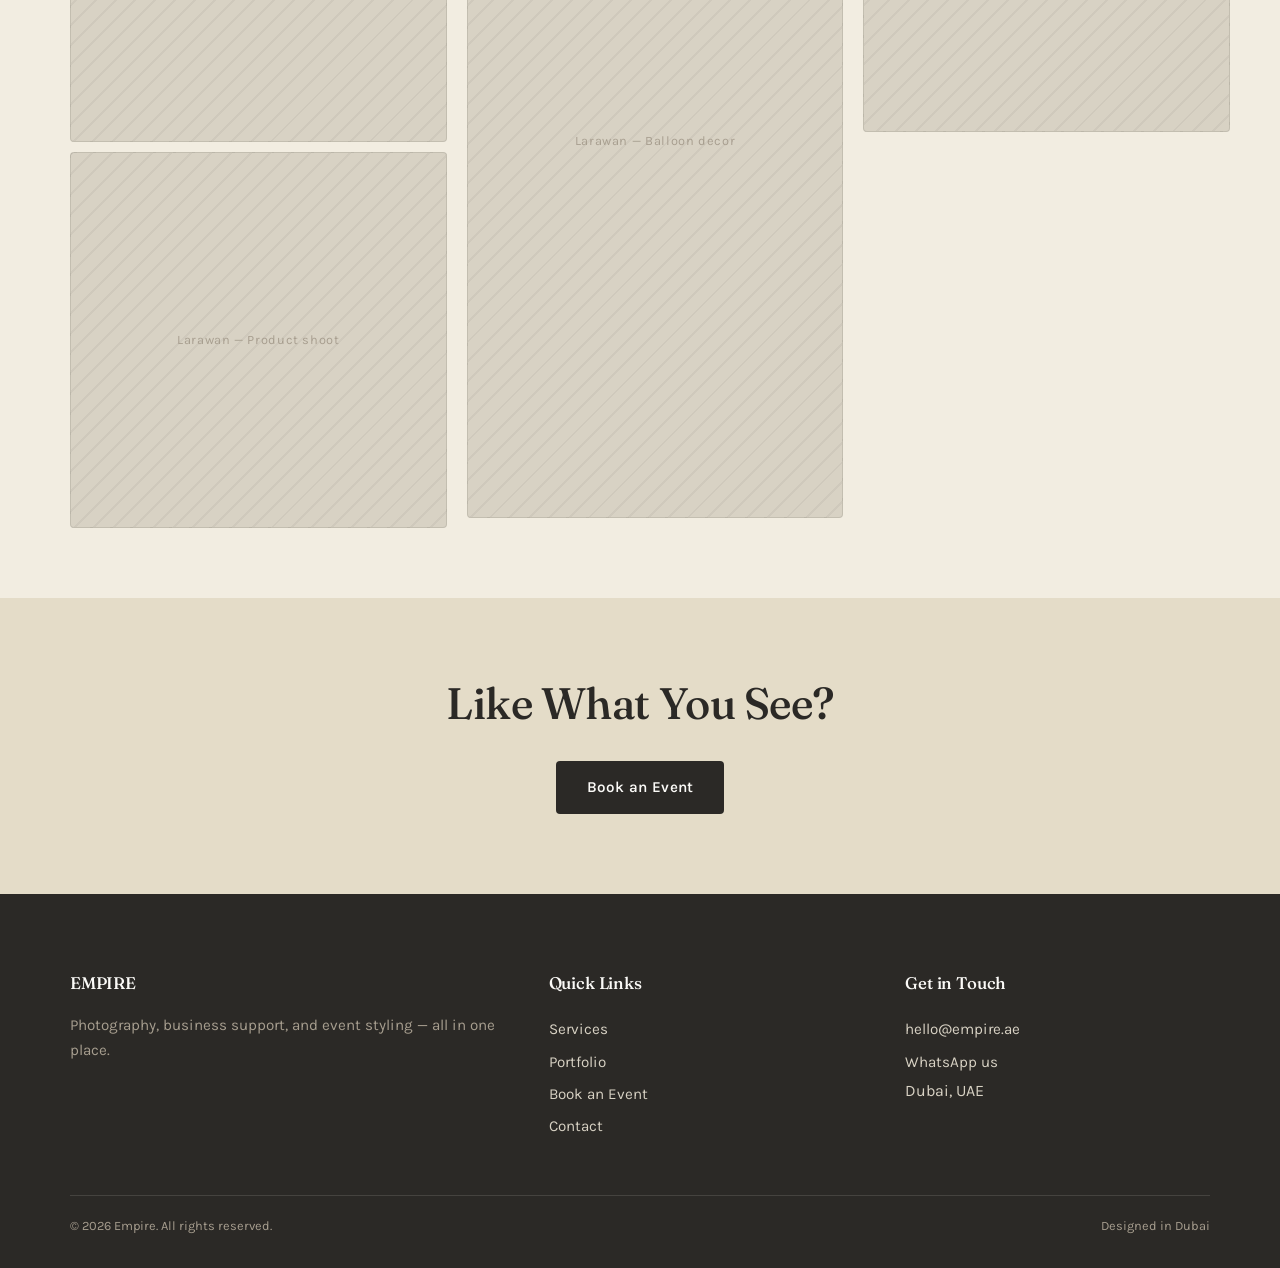
<file: empire-website/portfolio.html>
<!DOCTYPE html>
<html lang="en">
<head>
<meta charset="UTF-8">
<meta name="viewport" content="width=device-width, initial-scale=1.0">
<title>Portfolio — Empire</title>
<meta name="description" content="Proof of work across photography, events, branding, and more.">
<link rel="preconnect" href="https://fonts.googleapis.com">
<link rel="preconnect" href="https://fonts.gstatic.com" crossorigin>
<link href="https://fonts.googleapis.com/css2?family=Fraunces:opsz,wght@9..144,400;9..144,500;9..144,600&family=Karla:wght@400;500;600;700&display=swap" rel="stylesheet">
<link rel="stylesheet" href="css/master.css">
</head>
<body>

<header class="site-header">
  <a href="index.html" class="logo">EMPIRE<span>.</span></a>
  <nav class="nav-links">
    <a href="index.html">Home</a>
    <a href="about.html">About</a>
    <a href="services.html">Services</a>
    <a href="portfolio.html" class="active">Portfolio</a>
    <a href="testimonials.html">Testimonials</a>
    <a href="book-event.html">Book an Event</a>
    <a href="contact.html">Contact</a>
  </nav>
  <button class="nav-toggle" aria-label="Menu"><span></span><span></span><span></span></button>
</header>

<section class="section-sm bg-sand">
  <div class="container section-intro">
    <span class="eyebrow">Proof of Work</span>
    <h1 style="font-size:var(--text-2xl);">Portfolio</h1>
    <p>A sample of recent photography, events, and branding work. Swap these placeholders for real project photos.</p>
  </div>
</section>

<section class="section-sm bg-cream">
  <div class="container">
    <div class="filter-bar">
      <button class="filter-btn active">All</button>
      <button class="filter-btn">Photography</button>
      <button class="filter-btn">Events</button>
      <button class="filter-btn">Branding</button>
      <button class="filter-btn">Gift Wrapping</button>
    </div>
    <div class="album-grid">
      <div class="img-placeholder tall">Larawan — Wedding shoot</div>
      <div class="img-placeholder">Larawan — Birthday styling</div>
      <div class="img-placeholder">Larawan — Corporate event</div>
      <div class="img-placeholder">Larawan — Brand logo</div>
      <div class="img-placeholder">Larawan — Gift wrapping</div>
      <div class="img-placeholder">Larawan — Reels still</div>
      <div class="img-placeholder tall">Larawan — Balloon decor</div>
      <div class="img-placeholder">Larawan — Backdrop design</div>
      <div class="img-placeholder">Larawan — Product shoot</div>
    </div>
  </div>
</section>

<section class="section-sm bg-sand text-center">
  <div class="container">
    <h2 class="mb-md">Like What You See?</h2>
    <a href="book-event.html" class="btn btn-primary">Book an Event</a>
  </div>
</section>

<footer class="site-footer">
  <div class="container">
    <div class="footer-grid">
      <div><h4>EMPIRE</h4><p>Photography, business support, and event styling — all in one place.</p></div>
      <div><h4>Quick Links</h4><div class="footer-links"><a href="services.html">Services</a><a href="portfolio.html">Portfolio</a><a href="book-event.html">Book an Event</a><a href="contact.html">Contact</a></div></div>
      <div><h4>Get in Touch</h4><div class="footer-links"><a href="mailto:hello@empire.ae">hello@empire.ae</a><a href="#" data-whatsapp="Hi Empire!">WhatsApp us</a><span>Dubai, UAE</span></div></div>
    </div>
    <div class="footer-bottom"><span>© <span data-year></span> Empire. All rights reserved.</span><span>Designed in Dubai</span></div>
  </div>
</footer>

<a href="#" class="whatsapp-float" data-whatsapp="Hi Empire!" aria-label="Chat on WhatsApp">
  <svg viewBox="0 0 24 24"><path d="M12.04 2C6.58 2 2.13 6.45 2.13 11.91c0 1.75.46 3.48 1.32 5L2 22l5.25-1.38a9.9 9.9 0 0 0 4.79 1.22h.01c5.46 0 9.91-4.45 9.91-9.91 0-2.65-1.03-5.14-2.9-7.01A9.82 9.82 0 0 0 12.04 2m0 1.67c2.2 0 4.26.86 5.82 2.42a8.19 8.19 0 0 1 2.41 5.82c0 4.54-3.7 8.23-8.24 8.23a8.2 8.2 0 0 1-4.19-1.15l-.3-.18-3.12.82.83-3.04-.2-.32a8.15 8.15 0 0 1-1.26-4.37c0-4.54 3.7-8.23 8.25-8.23M8.53 7.33c-.16 0-.43.06-.66.31c-.22.25-.87.85-.87 2.07c0 1.22.89 2.4 1.01 2.56c.13.17 1.75 2.67 4.25 3.73c2.08.88 2.5.71 2.96.66c.45-.04 1.46-.6 1.67-1.18c.2-.57.2-1.06.14-1.16c-.06-.1-.23-.16-.48-.28c-.25-.13-1.47-.72-1.7-.81c-.23-.08-.4-.12-.56.13c-.17.25-.64.81-.78.97c-.15.17-.29.19-.54.06c-.25-.13-1.05-.38-1.99-1.22c-.74-.66-1.24-1.47-1.38-1.72c-.15-.25-.02-.38.11-.51c.11-.11.25-.29.37-.44c.12-.14.16-.25.24-.41c.08-.17.04-.31-.02-.44c-.06-.13-.56-1.36-.78-1.86c-.2-.5-.4-.42-.56-.43c-.14-.01-.3-.01-.47-.01Z"/></svg>
</a>

<script src="js/main.js"></script>
<script>
document.querySelectorAll('.filter-btn').forEach(function (btn) {
  btn.addEventListener('click', function () {
    document.querySelectorAll('.filter-btn').forEach(function (b) { b.classList.remove('active'); });
    btn.classList.add('active');
    /* PAALALA: filtering by category — kapag totoong mga larawan na ang gamit,
       idagdag ang data-category attribute sa bawat .img-placeholder / <img>
       at i-toggle ang display base dito sa napiling filter. */
  });
});
</script>
</body>
</html>
</file>
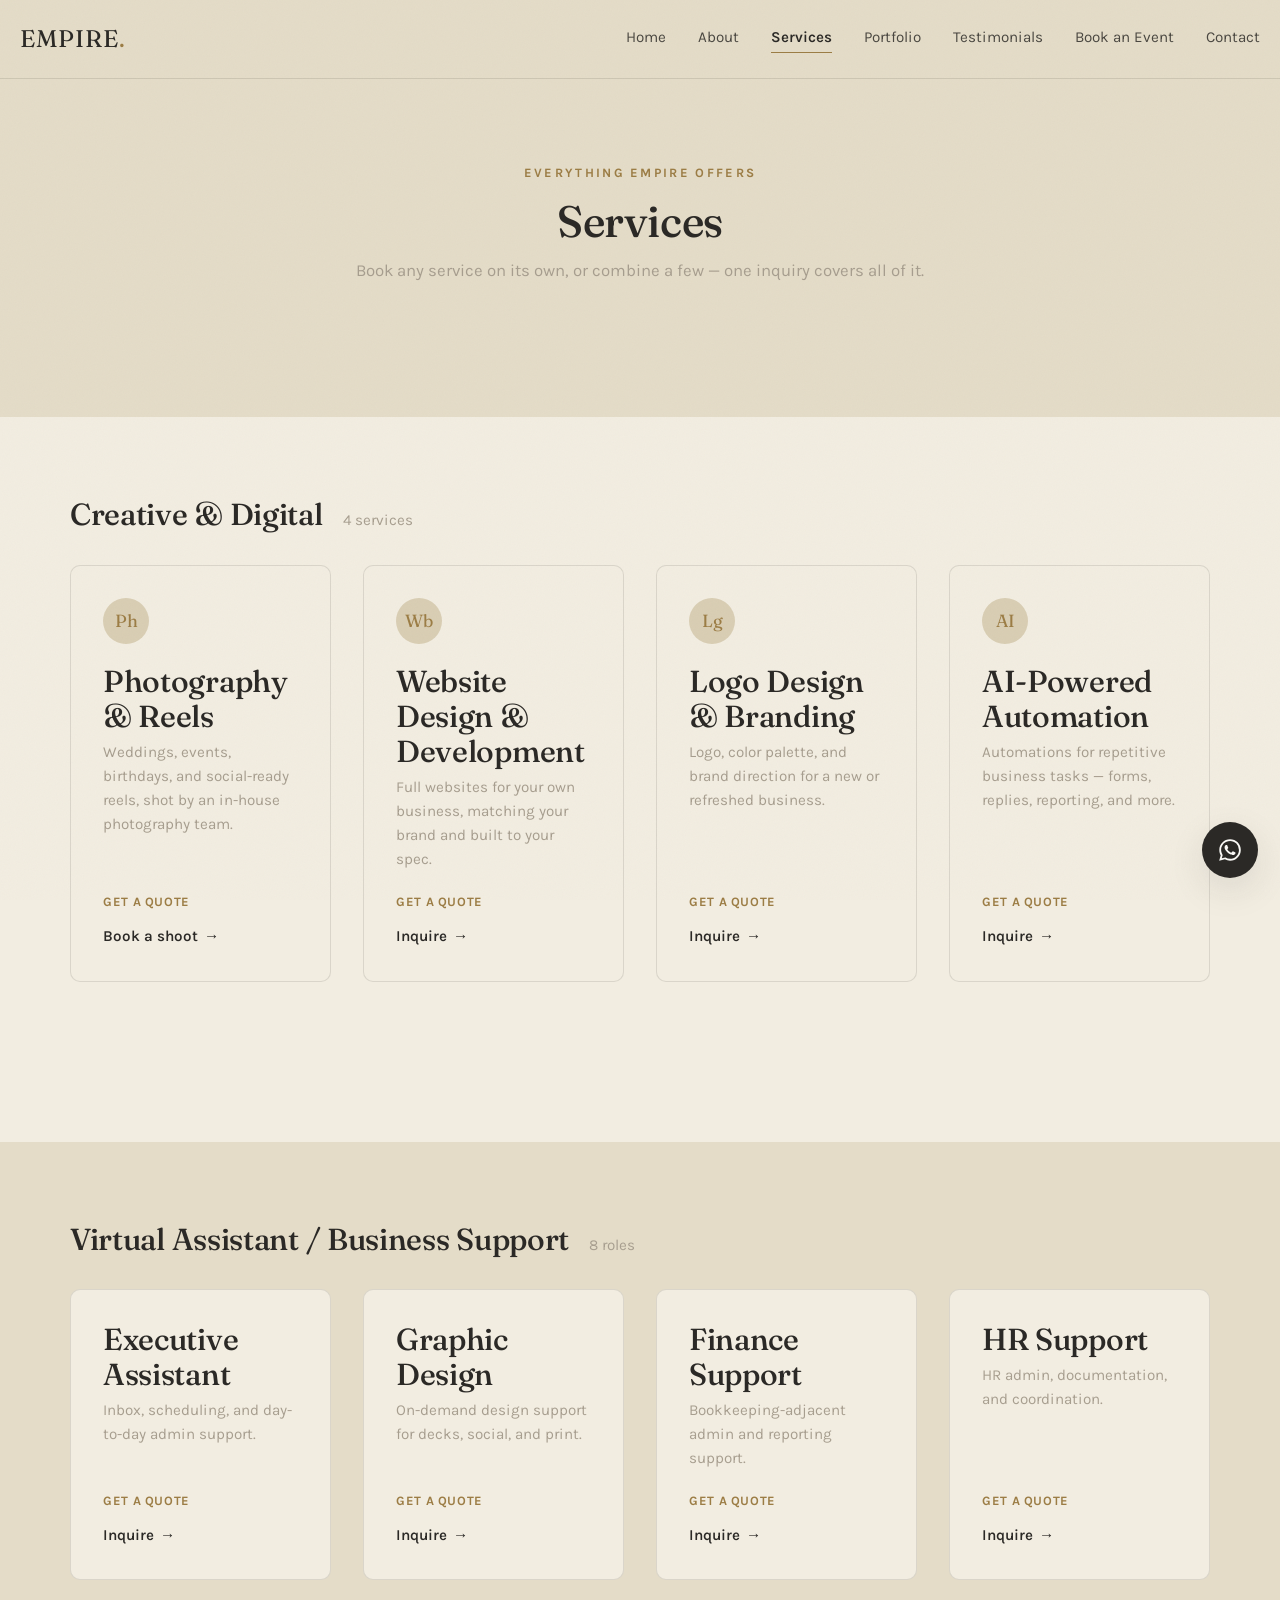
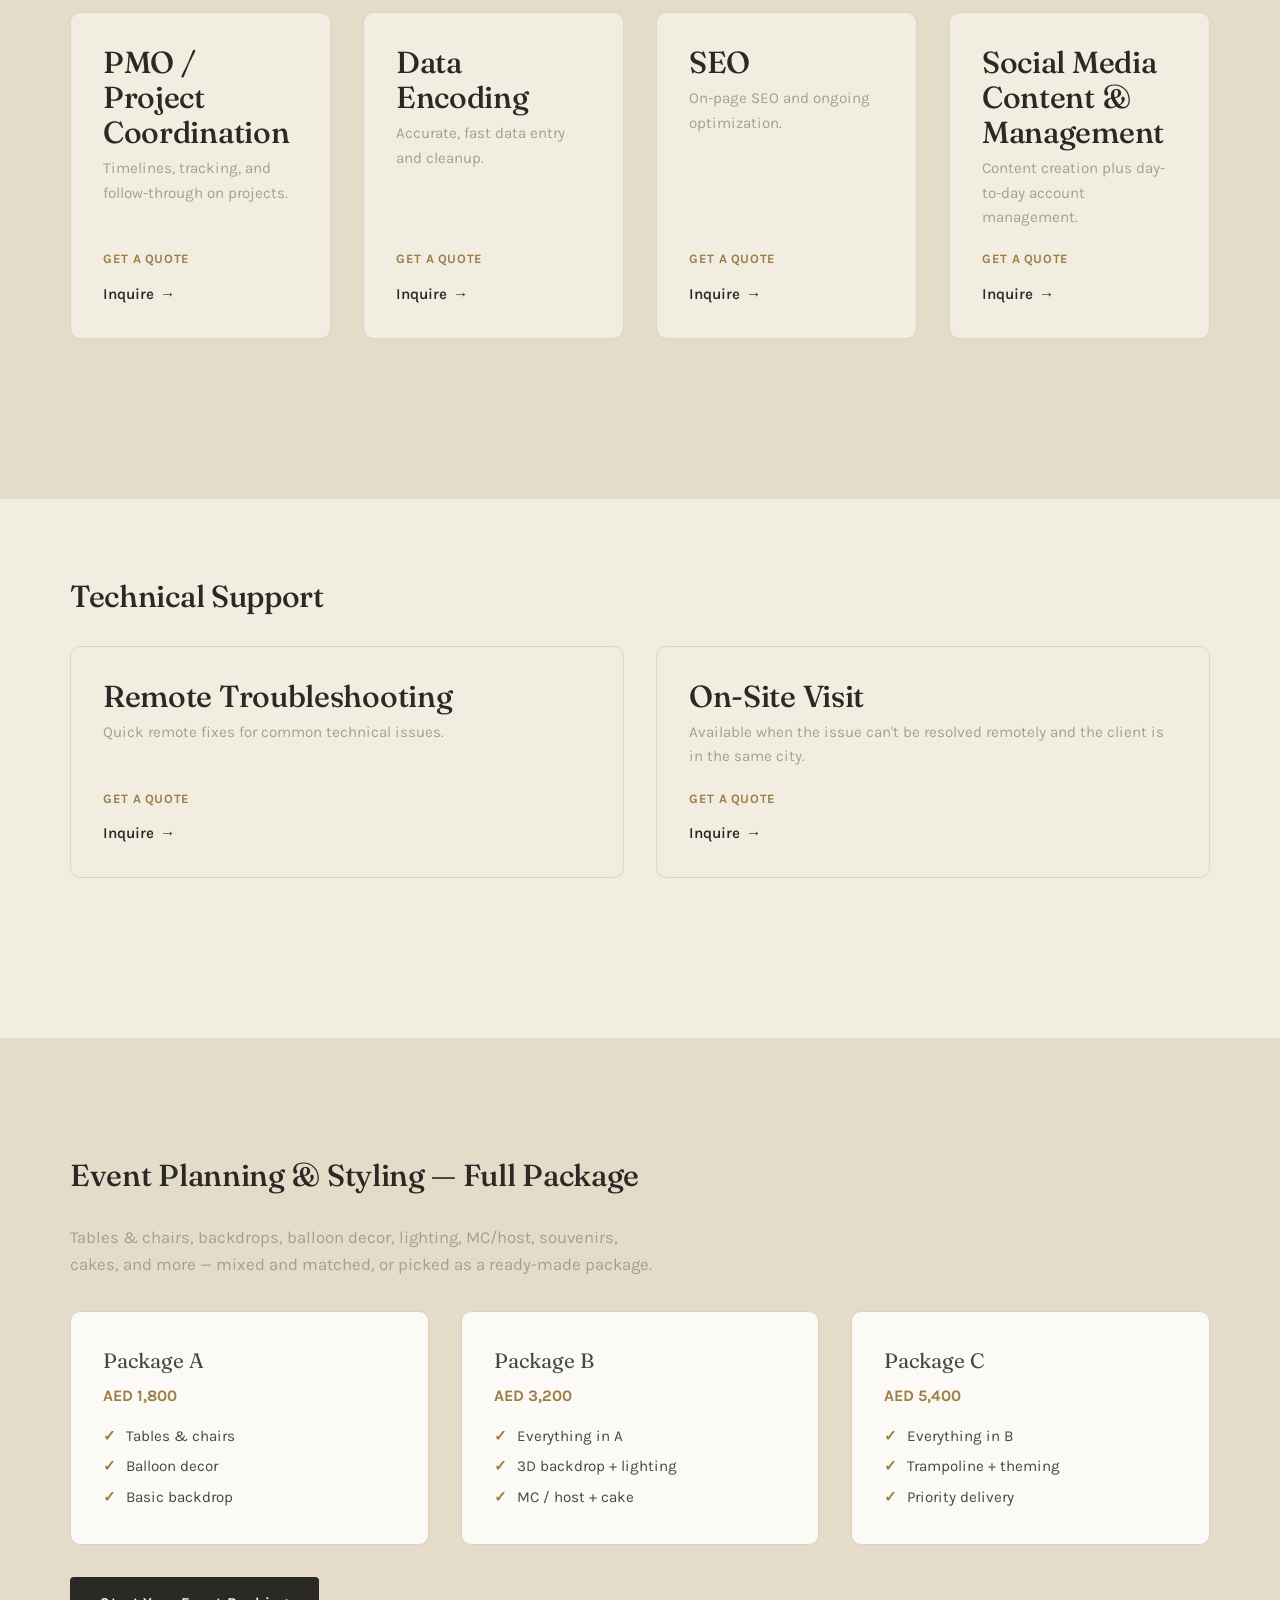
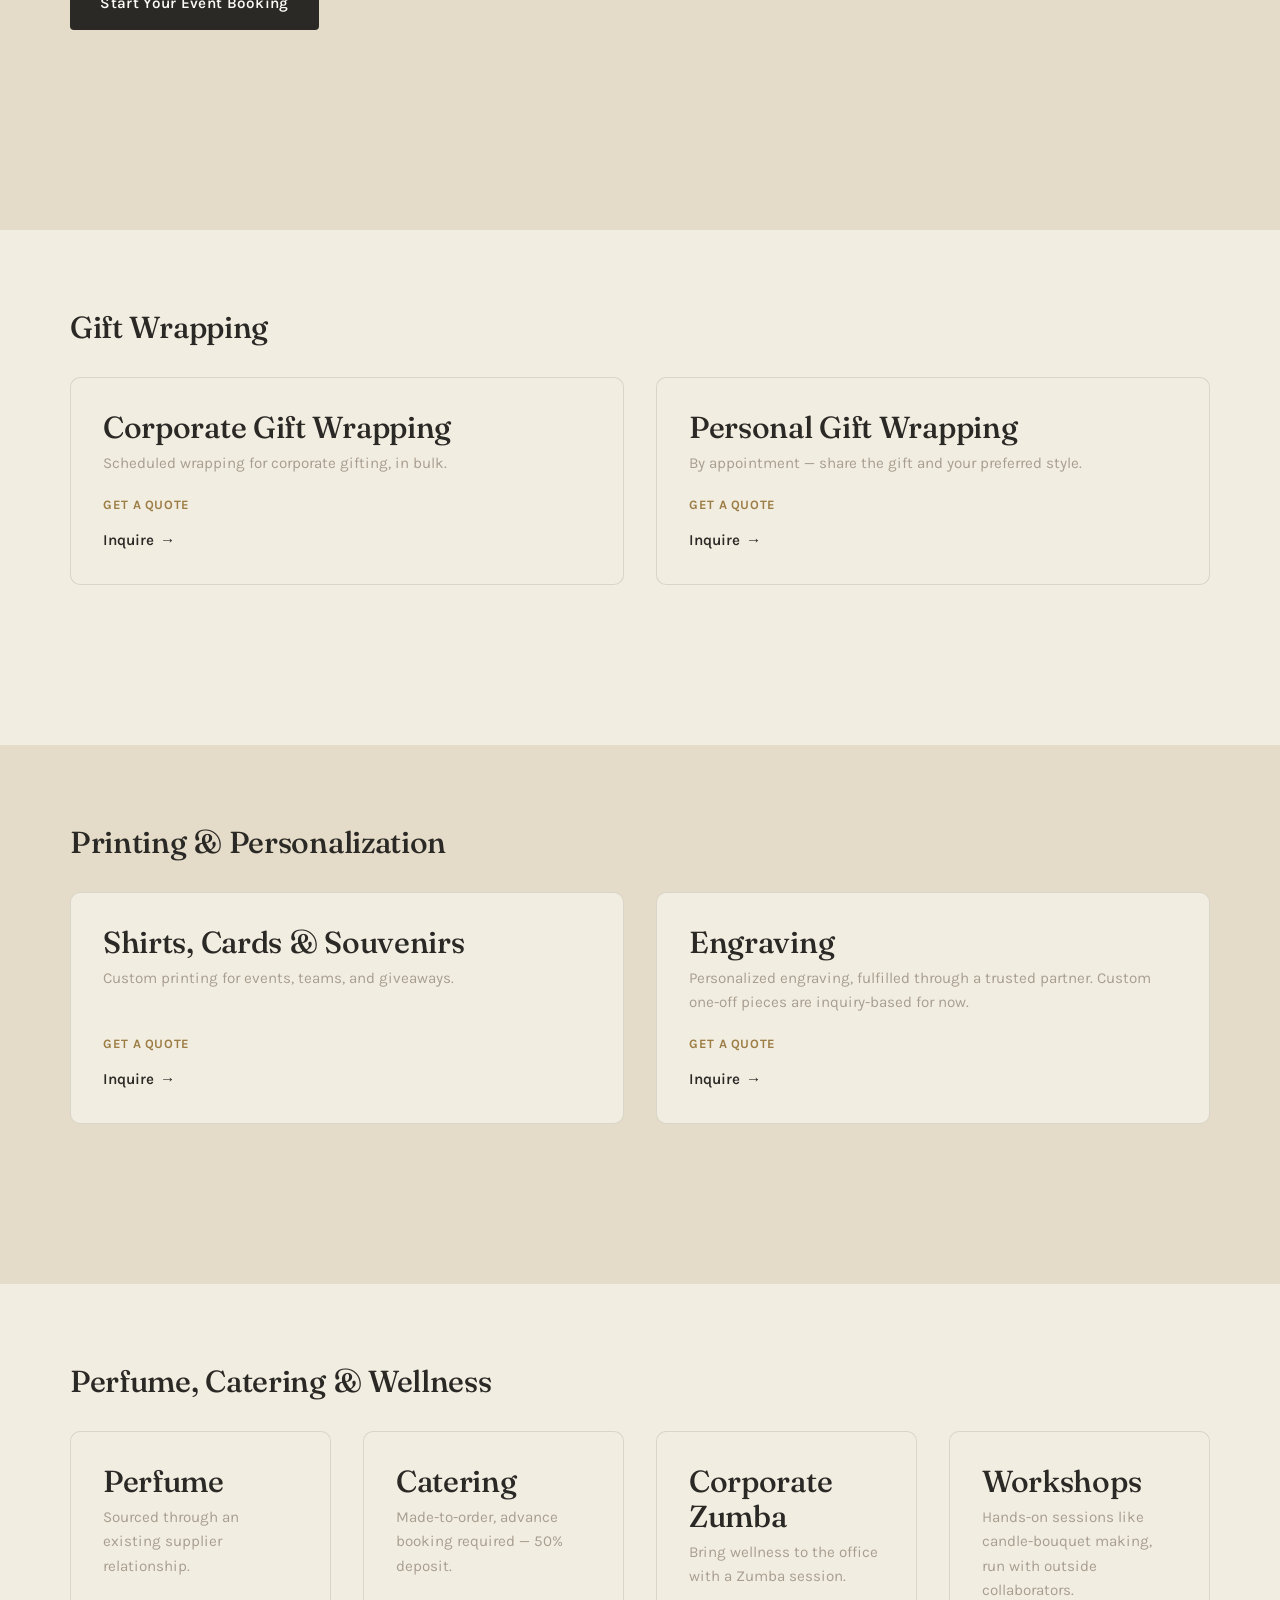
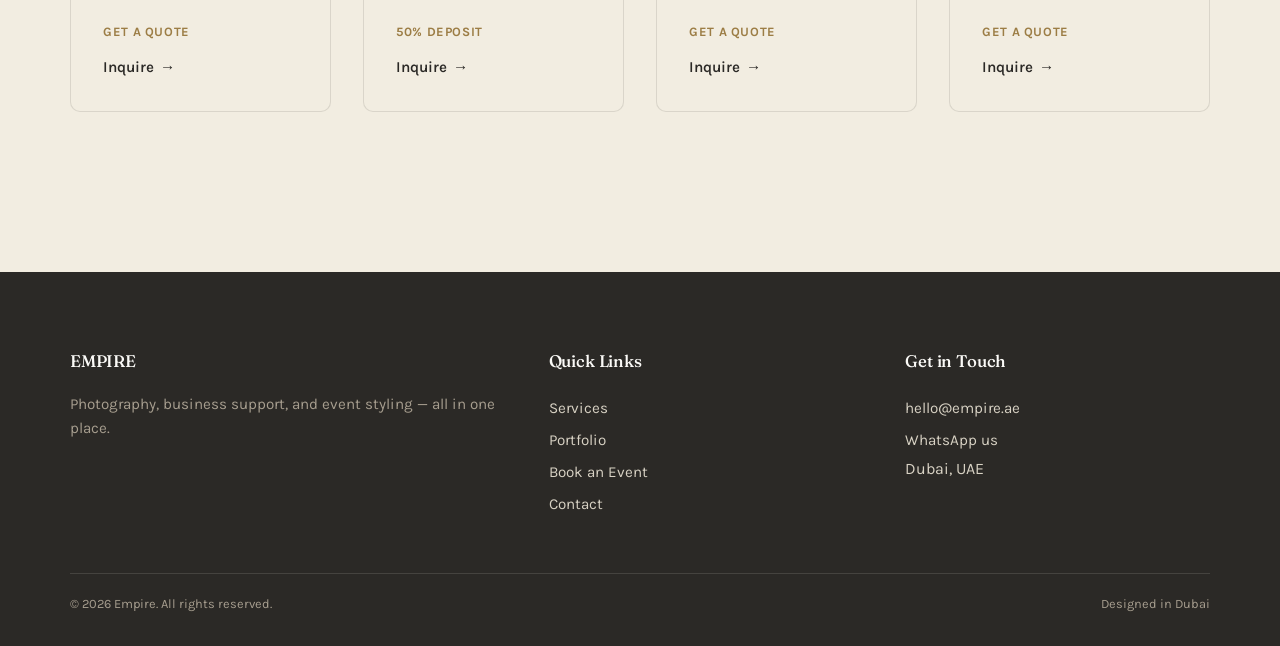
<file: empire-website/services.html>
<!DOCTYPE html>
<html lang="en">
<head>
<meta charset="UTF-8">
<meta name="viewport" content="width=device-width, initial-scale=1.0">
<title>Services — Empire</title>
<meta name="description" content="Photography, virtual assistant support, event planning, gift wrapping, printing, and more — every Empire service in one place.">
<link rel="preconnect" href="https://fonts.googleapis.com">
<link rel="preconnect" href="https://fonts.gstatic.com" crossorigin>
<link href="https://fonts.googleapis.com/css2?family=Fraunces:opsz,wght@9..144,400;9..144,500;9..144,600&family=Karla:wght@400;500;600;700&display=swap" rel="stylesheet">
<link rel="stylesheet" href="css/master.css">
</head>
<body>

<header class="site-header">
  <a href="index.html" class="logo">EMPIRE<span>.</span></a>
  <nav class="nav-links">
    <a href="index.html">Home</a>
    <a href="about.html">About</a>
    <a href="services.html" class="active">Services</a>
    <a href="portfolio.html">Portfolio</a>
    <a href="testimonials.html">Testimonials</a>
    <a href="book-event.html">Book an Event</a>
    <a href="contact.html">Contact</a>
  </nav>
  <button class="nav-toggle" aria-label="Menu"><span></span><span></span><span></span></button>
</header>

<section class="section-sm bg-sand">
  <div class="container section-intro">
    <span class="eyebrow">Everything Empire Offers</span>
    <h1 style="font-size:var(--text-2xl);">Services</h1>
    <p>Book any service on its own, or combine a few — one inquiry covers all of it.</p>
  </div>
</section>

<section class="section-sm bg-cream" id="photography">
  <div class="container service-group">
    <div class="service-group-title"><h2>Creative &amp; Digital</h2><span class="count">4 services</span></div>
    <div class="card-grid">
      <div class="service-card">
        <div class="icon-badge">Ph</div><h3>Photography &amp; Reels</h3>
        <p>Weddings, events, birthdays, and social-ready reels, shot by an in-house photography team.</p>
        <span class="price-tag">Get a Quote</span>
        <a href="book-event.html" class="card-link">Book a shoot</a>
      </div>
      <div class="service-card" id="virtual-assistant">
        <div class="icon-badge">Wb</div><h3>Website Design &amp; Development</h3>
        <p>Full websites for your own business, matching your brand and built to your spec.</p>
        <span class="price-tag">Get a Quote</span>
        <a href="contact.html" class="card-link">Inquire</a>
      </div>
      <div class="service-card">
        <div class="icon-badge">Lg</div><h3>Logo Design &amp; Branding</h3>
        <p>Logo, color palette, and brand direction for a new or refreshed business.</p>
        <span class="price-tag">Get a Quote</span>
        <a href="contact.html" class="card-link">Inquire</a>
      </div>
      <div class="service-card">
        <div class="icon-badge">AI</div><h3>AI-Powered Automation</h3>
        <p>Automations for repetitive business tasks — forms, replies, reporting, and more.</p>
        <span class="price-tag">Get a Quote</span>
        <a href="contact.html" class="card-link">Inquire</a>
      </div>
    </div>
  </div>
</section>

<section class="section-sm bg-sand">
  <div class="container service-group">
    <div class="service-group-title"><h2>Virtual Assistant / Business Support</h2><span class="count">8 roles</span></div>
    <div class="card-grid">
      <div class="service-card"><h3>Executive Assistant</h3><p>Inbox, scheduling, and day-to-day admin support.</p><span class="price-tag">Get a Quote</span><a href="contact.html" class="card-link">Inquire</a></div>
      <div class="service-card"><h3>Graphic Design</h3><p>On-demand design support for decks, social, and print.</p><span class="price-tag">Get a Quote</span><a href="contact.html" class="card-link">Inquire</a></div>
      <div class="service-card"><h3>Finance Support</h3><p>Bookkeeping-adjacent admin and reporting support.</p><span class="price-tag">Get a Quote</span><a href="contact.html" class="card-link">Inquire</a></div>
      <div class="service-card"><h3>HR Support</h3><p>HR admin, documentation, and coordination.</p><span class="price-tag">Get a Quote</span><a href="contact.html" class="card-link">Inquire</a></div>
      <div class="service-card"><h3>PMO / Project Coordination</h3><p>Timelines, tracking, and follow-through on projects.</p><span class="price-tag">Get a Quote</span><a href="contact.html" class="card-link">Inquire</a></div>
      <div class="service-card"><h3>Data Encoding</h3><p>Accurate, fast data entry and cleanup.</p><span class="price-tag">Get a Quote</span><a href="contact.html" class="card-link">Inquire</a></div>
      <div class="service-card"><h3>SEO</h3><p>On-page SEO and ongoing optimization.</p><span class="price-tag">Get a Quote</span><a href="contact.html" class="card-link">Inquire</a></div>
      <div class="service-card"><h3>Social Media Content &amp; Management</h3><p>Content creation plus day-to-day account management.</p><span class="price-tag">Get a Quote</span><a href="contact.html" class="card-link">Inquire</a></div>
    </div>
  </div>
</section>

<section class="section-sm bg-cream">
  <div class="container service-group">
    <div class="service-group-title"><h2>Technical Support</h2></div>
    <div class="card-grid">
      <div class="service-card"><h3>Remote Troubleshooting</h3><p>Quick remote fixes for common technical issues.</p><span class="price-tag">Get a Quote</span><a href="contact.html" class="card-link">Inquire</a></div>
      <div class="service-card"><h3>On-Site Visit</h3><p>Available when the issue can't be resolved remotely and the client is in the same city.</p><span class="price-tag">Get a Quote</span><a href="contact.html" class="card-link">Inquire</a></div>
    </div>
  </div>
</section>

<section class="section bg-sand">
  <div class="container service-group">
    <div class="service-group-title"><h2>Event Planning &amp; Styling — Full Package</h2></div>
    <p style="color:var(--color-stone);max-width:60ch;margin-bottom:var(--space-md);">Tables &amp; chairs, backdrops, balloon decor, lighting, MC/host, souvenirs, cakes, and more — mixed and matched, or picked as a ready-made package.</p>
    <div class="card-grid mb-md">
      <div class="package-card" style="cursor:default;"><div class="tier-name">Package A</div><div class="tier-price">AED 1,800</div><ul class="included-list"><li>Tables &amp; chairs</li><li>Balloon decor</li><li>Basic backdrop</li></ul></div>
      <div class="package-card" style="cursor:default;"><div class="tier-name">Package B</div><div class="tier-price">AED 3,200</div><ul class="included-list"><li>Everything in A</li><li>3D backdrop + lighting</li><li>MC / host + cake</li></ul></div>
      <div class="package-card" style="cursor:default;"><div class="tier-name">Package C</div><div class="tier-price">AED 5,400</div><ul class="included-list"><li>Everything in B</li><li>Trampoline + theming</li><li>Priority delivery</li></ul></div>
    </div>
    <a href="book-event.html" class="btn btn-primary">Start Your Event Booking</a>
  </div>
</section>

<section class="section-sm bg-cream" id="gift-wrapping">
  <div class="container service-group">
    <div class="service-group-title"><h2>Gift Wrapping</h2></div>
    <div class="card-grid">
      <div class="service-card"><h3>Corporate Gift Wrapping</h3><p>Scheduled wrapping for corporate gifting, in bulk.</p><span class="price-tag">Get a Quote</span><a href="contact.html" class="card-link">Inquire</a></div>
      <div class="service-card"><h3>Personal Gift Wrapping</h3><p>By appointment — share the gift and your preferred style.</p><span class="price-tag">Get a Quote</span><a href="contact.html" class="card-link">Inquire</a></div>
    </div>
  </div>
</section>

<section class="section-sm bg-sand" id="printing">
  <div class="container service-group">
    <div class="service-group-title"><h2>Printing &amp; Personalization</h2></div>
    <div class="card-grid">
      <div class="service-card"><h3>Shirts, Cards &amp; Souvenirs</h3><p>Custom printing for events, teams, and giveaways.</p><span class="price-tag">Get a Quote</span><a href="contact.html" class="card-link">Inquire</a></div>
      <div class="service-card"><h3>Engraving</h3><p>Personalized engraving, fulfilled through a trusted partner. Custom one-off pieces are inquiry-based for now.</p><span class="price-tag">Get a Quote</span><a href="contact.html" class="card-link">Inquire</a></div>
    </div>
  </div>
</section>

<section class="section-sm bg-cream" id="more">
  <div class="container service-group">
    <div class="service-group-title"><h2>Perfume, Catering &amp; Wellness</h2></div>
    <div class="card-grid">
      <div class="service-card"><h3>Perfume</h3><p>Sourced through an existing supplier relationship.</p><span class="price-tag">Get a Quote</span><a href="contact.html" class="card-link">Inquire</a></div>
      <div class="service-card"><h3>Catering</h3><p>Made-to-order, advance booking required — 50% deposit.</p><span class="price-tag">50% Deposit</span><a href="contact.html" class="card-link">Inquire</a></div>
      <div class="service-card"><h3>Corporate Zumba</h3><p>Bring wellness to the office with a Zumba session.</p><span class="price-tag">Get a Quote</span><a href="contact.html" class="card-link">Inquire</a></div>
      <div class="service-card"><h3>Workshops</h3><p>Hands-on sessions like candle-bouquet making, run with outside collaborators.</p><span class="price-tag">Get a Quote</span><a href="contact.html" class="card-link">Inquire</a></div>
    </div>
  </div>
</section>

<footer class="site-footer">
  <div class="container">
    <div class="footer-grid">
      <div><h4>EMPIRE</h4><p>Photography, business support, and event styling — all in one place.</p></div>
      <div><h4>Quick Links</h4><div class="footer-links"><a href="services.html">Services</a><a href="portfolio.html">Portfolio</a><a href="book-event.html">Book an Event</a><a href="contact.html">Contact</a></div></div>
      <div><h4>Get in Touch</h4><div class="footer-links"><a href="mailto:hello@empire.ae">hello@empire.ae</a><a href="#" data-whatsapp="Hi Empire!">WhatsApp us</a><span>Dubai, UAE</span></div></div>
    </div>
    <div class="footer-bottom"><span>© <span data-year></span> Empire. All rights reserved.</span><span>Designed in Dubai</span></div>
  </div>
</footer>

<a href="#" class="whatsapp-float" data-whatsapp="Hi Empire!" aria-label="Chat on WhatsApp">
  <svg viewBox="0 0 24 24"><path d="M12.04 2C6.58 2 2.13 6.45 2.13 11.91c0 1.75.46 3.48 1.32 5L2 22l5.25-1.38a9.9 9.9 0 0 0 4.79 1.22h.01c5.46 0 9.91-4.45 9.91-9.91 0-2.65-1.03-5.14-2.9-7.01A9.82 9.82 0 0 0 12.04 2m0 1.67c2.2 0 4.26.86 5.82 2.42a8.19 8.19 0 0 1 2.41 5.82c0 4.54-3.7 8.23-8.24 8.23a8.2 8.2 0 0 1-4.19-1.15l-.3-.18-3.12.82.83-3.04-.2-.32a8.15 8.15 0 0 1-1.26-4.37c0-4.54 3.7-8.23 8.25-8.23M8.53 7.33c-.16 0-.43.06-.66.31c-.22.25-.87.85-.87 2.07c0 1.22.89 2.4 1.01 2.56c.13.17 1.75 2.67 4.25 3.73c2.08.88 2.5.71 2.96.66c.45-.04 1.46-.6 1.67-1.18c.2-.57.2-1.06.14-1.16c-.06-.1-.23-.16-.48-.28c-.25-.13-1.47-.72-1.7-.81c-.23-.08-.4-.12-.56.13c-.17.25-.64.81-.78.97c-.15.17-.29.19-.54.06c-.25-.13-1.05-.38-1.99-1.22c-.74-.66-1.24-1.47-1.38-1.72c-.15-.25-.02-.38.11-.51c.11-.11.25-.29.37-.44c.12-.14.16-.25.24-.41c.08-.17.04-.31-.02-.44c-.06-.13-.56-1.36-.78-1.86c-.2-.5-.4-.42-.56-.43c-.14-.01-.3-.01-.47-.01Z"/></svg>
</a>

<script src="js/main.js"></script>
</body>
</html>
</file>
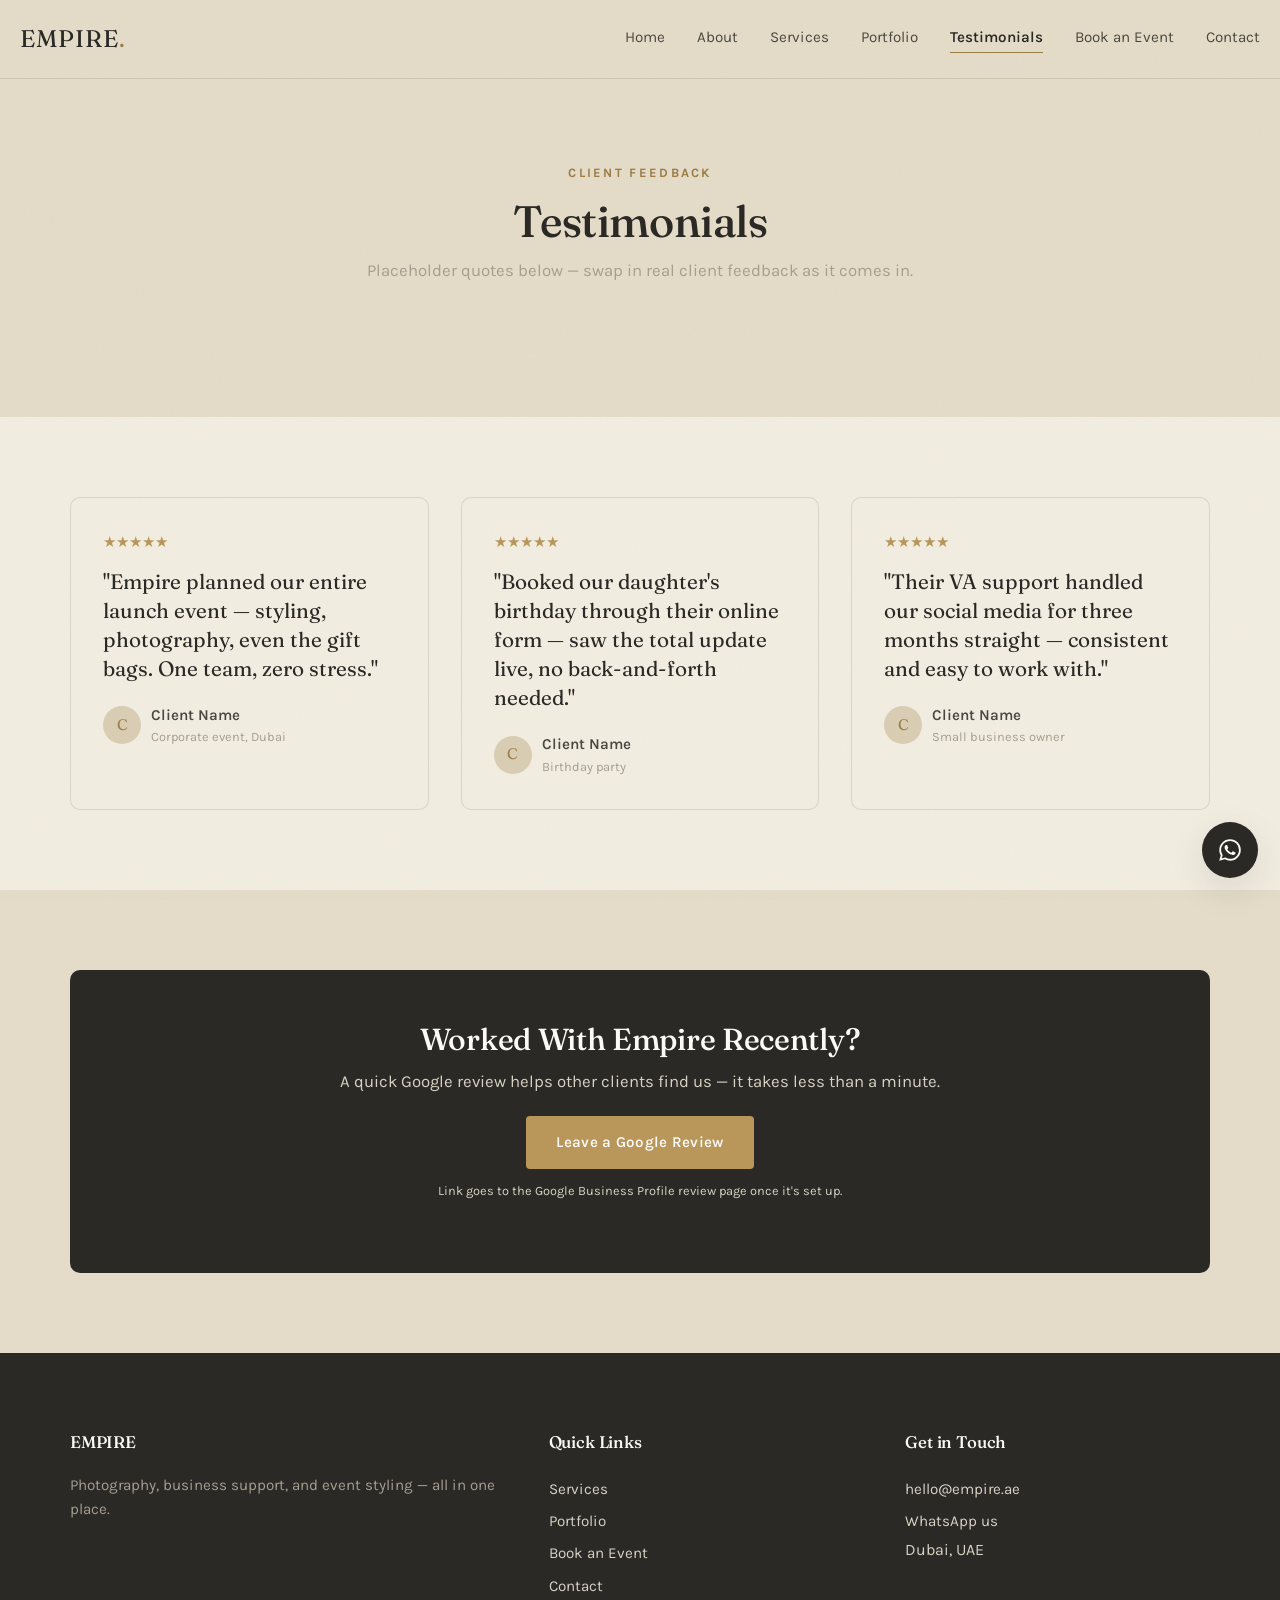
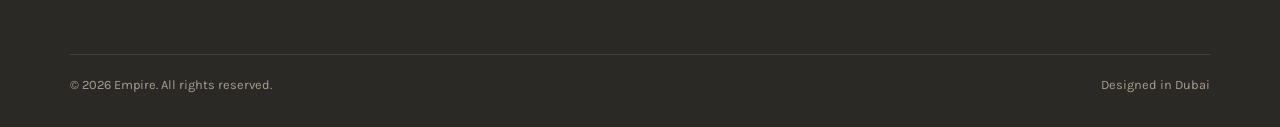
<file: empire-website/testimonials.html>
<!DOCTYPE html>
<html lang="en">
<head>
<meta charset="UTF-8">
<meta name="viewport" content="width=device-width, initial-scale=1.0">
<title>Testimonials — Empire</title>
<meta name="description" content="What Empire's clients say about working together.">
<link rel="preconnect" href="https://fonts.googleapis.com">
<link rel="preconnect" href="https://fonts.gstatic.com" crossorigin>
<link href="https://fonts.googleapis.com/css2?family=Fraunces:opsz,wght@9..144,400;9..144,500;9..144,600&family=Karla:wght@400;500;600;700&display=swap" rel="stylesheet">
<link rel="stylesheet" href="css/master.css">
</head>
<body>

<header class="site-header">
  <a href="index.html" class="logo">EMPIRE<span>.</span></a>
  <nav class="nav-links">
    <a href="index.html">Home</a>
    <a href="about.html">About</a>
    <a href="services.html">Services</a>
    <a href="portfolio.html">Portfolio</a>
    <a href="testimonials.html" class="active">Testimonials</a>
    <a href="book-event.html">Book an Event</a>
    <a href="contact.html">Contact</a>
  </nav>
  <button class="nav-toggle" aria-label="Menu"><span></span><span></span><span></span></button>
</header>

<section class="section-sm bg-sand">
  <div class="container section-intro">
    <span class="eyebrow">Client Feedback</span>
    <h1 style="font-size:var(--text-2xl);">Testimonials</h1>
    <p>Placeholder quotes below — swap in real client feedback as it comes in.</p>
  </div>
</section>

<section class="section-sm bg-cream">
  <div class="container">
    <div class="testimonial-grid">
      <div class="testimonial-card">
        <div class="stars">★★★★★</div>
        <p class="quote">"Empire planned our entire launch event — styling, photography, even the gift bags. One team, zero stress."</p>
        <div class="client"><div class="avatar">C</div><div><div class="client-name">Client Name</div><div class="client-role">Corporate event, Dubai</div></div></div>
      </div>
      <div class="testimonial-card">
        <div class="stars">★★★★★</div>
        <p class="quote">"Booked our daughter's birthday through their online form — saw the total update live, no back-and-forth needed."</p>
        <div class="client"><div class="avatar">C</div><div><div class="client-name">Client Name</div><div class="client-role">Birthday party</div></div></div>
      </div>
      <div class="testimonial-card">
        <div class="stars">★★★★★</div>
        <p class="quote">"Their VA support handled our social media for three months straight — consistent and easy to work with."</p>
        <div class="client"><div class="avatar">C</div><div><div class="client-name">Client Name</div><div class="client-role">Small business owner</div></div></div>
      </div>
    </div>
  </div>
</section>

<section class="section-sm bg-sand">
  <div class="container">
    <div class="review-cta">
      <h3>Worked With Empire Recently?</h3>
      <p>A quick Google review helps other clients find us — it takes less than a minute.</p>
      <a href="#" class="btn btn-gold" target="_blank" rel="noopener">Leave a Google Review</a>
      <p style="font-size:var(--text-xs);margin-top:var(--space-xs);">Link goes to the Google Business Profile review page once it's set up.</p>
    </div>
  </div>
</section>

<footer class="site-footer">
  <div class="container">
    <div class="footer-grid">
      <div><h4>EMPIRE</h4><p>Photography, business support, and event styling — all in one place.</p></div>
      <div><h4>Quick Links</h4><div class="footer-links"><a href="services.html">Services</a><a href="portfolio.html">Portfolio</a><a href="book-event.html">Book an Event</a><a href="contact.html">Contact</a></div></div>
      <div><h4>Get in Touch</h4><div class="footer-links"><a href="mailto:hello@empire.ae">hello@empire.ae</a><a href="#" data-whatsapp="Hi Empire!">WhatsApp us</a><span>Dubai, UAE</span></div></div>
    </div>
    <div class="footer-bottom"><span>© <span data-year></span> Empire. All rights reserved.</span><span>Designed in Dubai</span></div>
  </div>
</footer>

<a href="#" class="whatsapp-float" data-whatsapp="Hi Empire!" aria-label="Chat on WhatsApp">
  <svg viewBox="0 0 24 24"><path d="M12.04 2C6.58 2 2.13 6.45 2.13 11.91c0 1.75.46 3.48 1.32 5L2 22l5.25-1.38a9.9 9.9 0 0 0 4.79 1.22h.01c5.46 0 9.91-4.45 9.91-9.91 0-2.65-1.03-5.14-2.9-7.01A9.82 9.82 0 0 0 12.04 2m0 1.67c2.2 0 4.26.86 5.82 2.42a8.19 8.19 0 0 1 2.41 5.82c0 4.54-3.7 8.23-8.24 8.23a8.2 8.2 0 0 1-4.19-1.15l-.3-.18-3.12.82.83-3.04-.2-.32a8.15 8.15 0 0 1-1.26-4.37c0-4.54 3.7-8.23 8.25-8.23M8.53 7.33c-.16 0-.43.06-.66.31c-.22.25-.87.85-.87 2.07c0 1.22.89 2.4 1.01 2.56c.13.17 1.75 2.67 4.25 3.73c2.08.88 2.5.71 2.96.66c.45-.04 1.46-.6 1.67-1.18c.2-.57.2-1.06.14-1.16c-.06-.1-.23-.16-.48-.28c-.25-.13-1.47-.72-1.7-.81c-.23-.08-.4-.12-.56.13c-.17.25-.64.81-.78.97c-.15.17-.29.19-.54.06c-.25-.13-1.05-.38-1.99-1.22c-.74-.66-1.24-1.47-1.38-1.72c-.15-.25-.02-.38.11-.51c.11-.11.25-.29.37-.44c.12-.14.16-.25.24-.41c.08-.17.04-.31-.02-.44c-.06-.13-.56-1.36-.78-1.86c-.2-.5-.4-.42-.56-.43c-.14-.01-.3-.01-.47-.01Z"/></svg>
</a>

<script src="js/main.js"></script>
</body>
</html>
</file>
<file: empire-website/css/master.css>
/* ==========================================================================
   MASTER.CSS — Ito ang "buod" ng LAHAT ng CSS ng site
   ==========================================================================
   Bawat pahina (HTML file) ay isa lang ang kine-link na CSS — ito.
   Pero ang totoong laman ay nakahiwalay sa maliliit na file sa ibaba,
   kaya kapag nag-edit ka sa isang file (hal. sections/hero.css),
   AWTOMATIKONG mag-a-apply yun sa buong site — hindi mo na kailangang
   i-copy paste pabalik dito.

   TALAAN NG MGA SEKSYON (Table of Contents) — pindutin ang Ctrl+Click
   sa filename sa VS Code para diretsuhin ka doon:
   --------------------------------------------------------------------------
   PUNDASYON (Foundation)
     → base.css         → mga kulay, font, spacing, reset, typography
     → padding.css       → spacing utilities (.container, .section, .mb-md, etc.)

   MGA PAULIT-ULIT NA PIRASO (Shared components)
     → components.css   → header/nav, footer, buttons, cards, forms, WhatsApp button

   BAWAT SEKSYON NG PAHINA (Page sections — dito ka pupunta kapag
   ino-adjust mo ang specific na parte lang, hal. "hero section")
     → sections/hero.css          → home page hero (unang makikita)
     → sections/about.css         → about page + "who we are" section
     → sections/services.css      → services grid / services hub page
     → sections/portfolio.css     → portfolio / proof-of-work / "album"
     → sections/testimonials.css  → client feedback section
     → sections/booking.css       → event booking wizard (pinaka-kumplikadong page)
     → sections/contact.css       → contact page
   ========================================================================== */

@import url('base.css');
@import url('padding.css');
@import url('components.css');

@import url('sections/hero.css');
@import url('sections/about.css');
@import url('sections/services.css');
@import url('sections/portfolio.css');
@import url('sections/testimonials.css');
@import url('sections/booking.css');
@import url('sections/contact.css');
</file>
